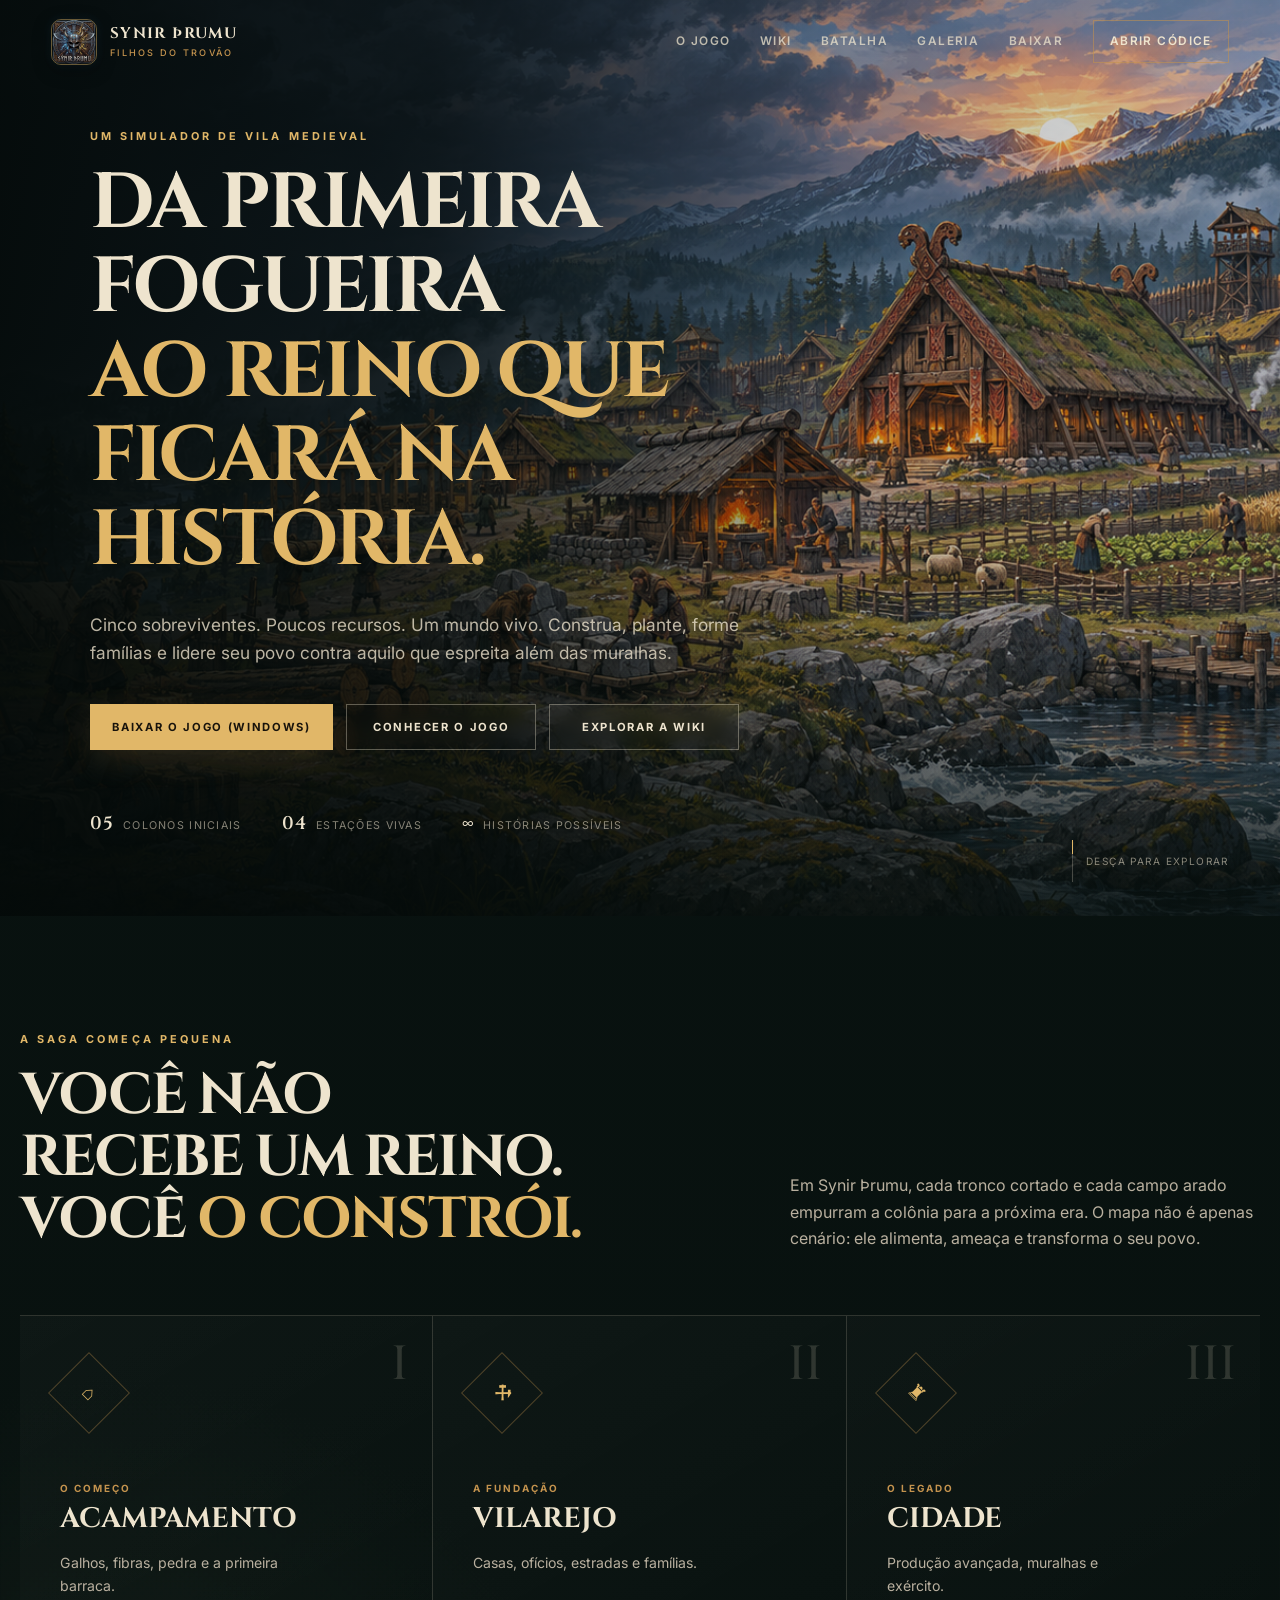
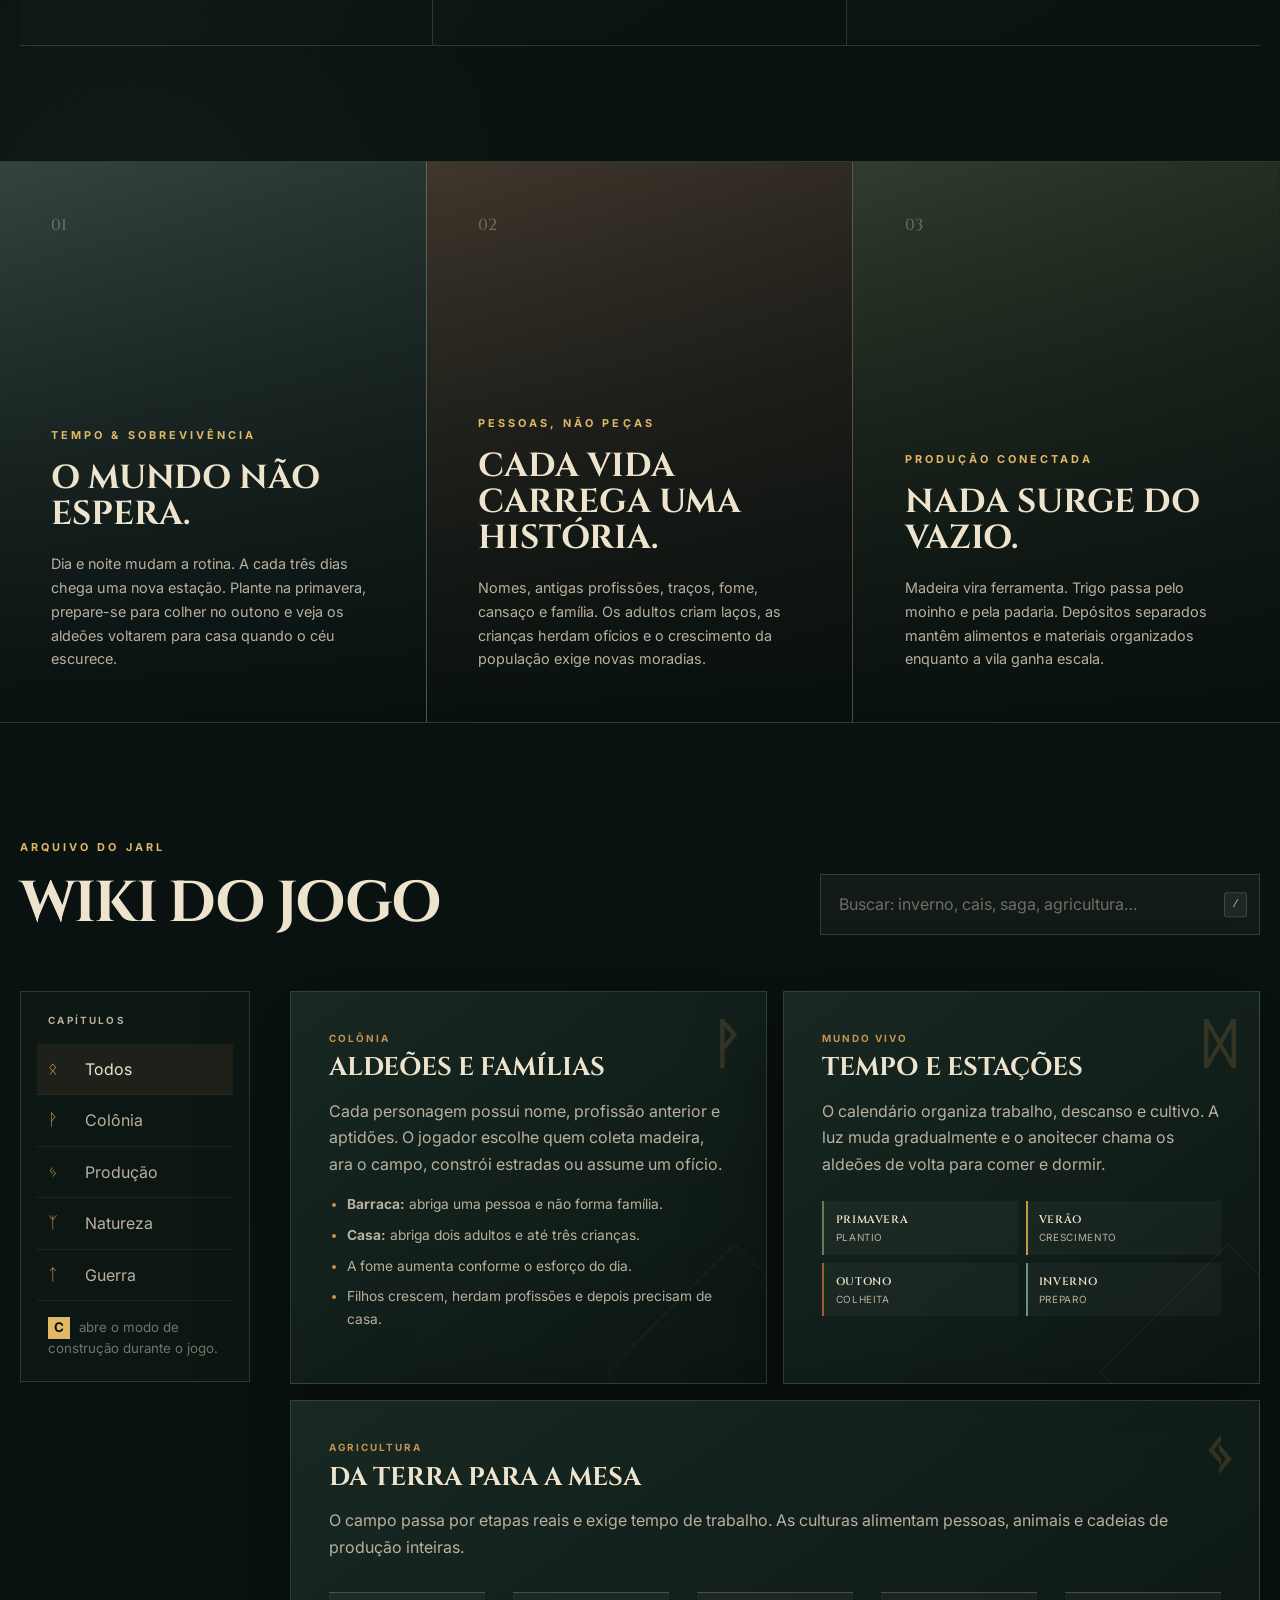
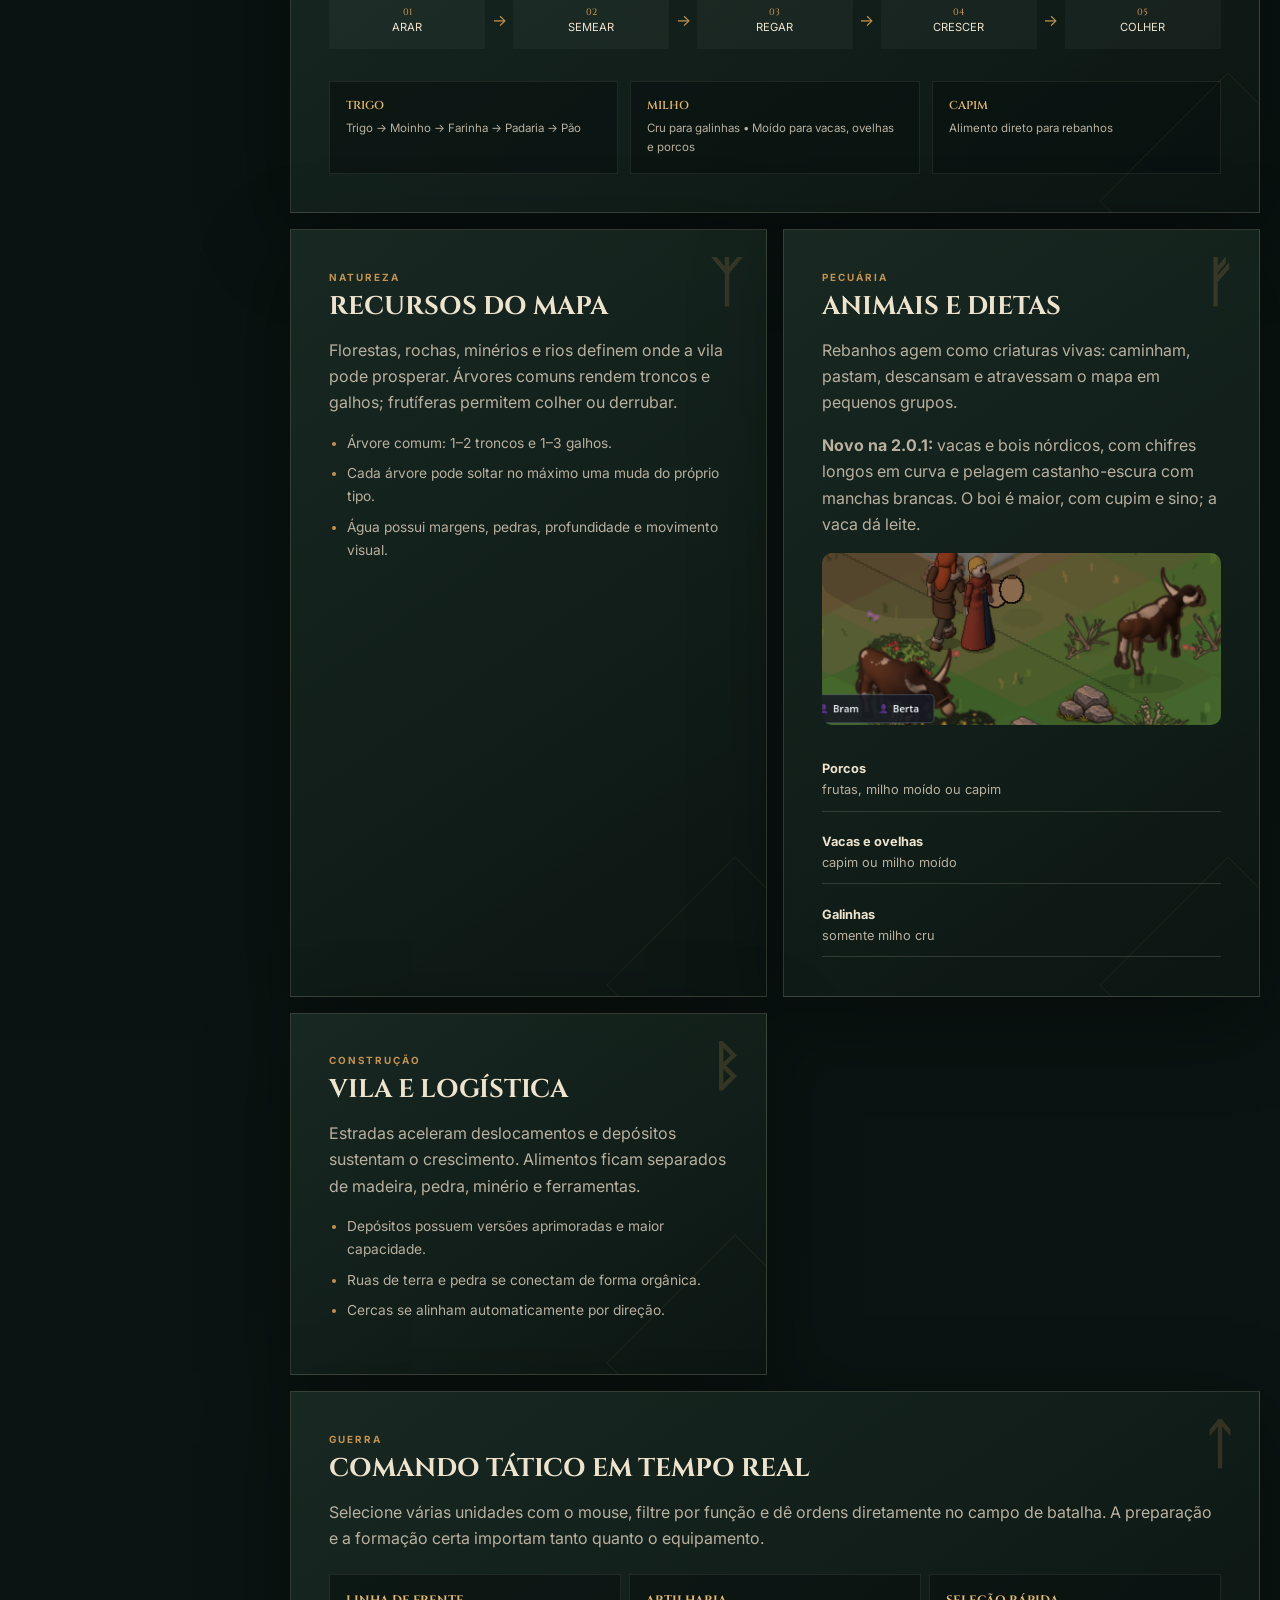
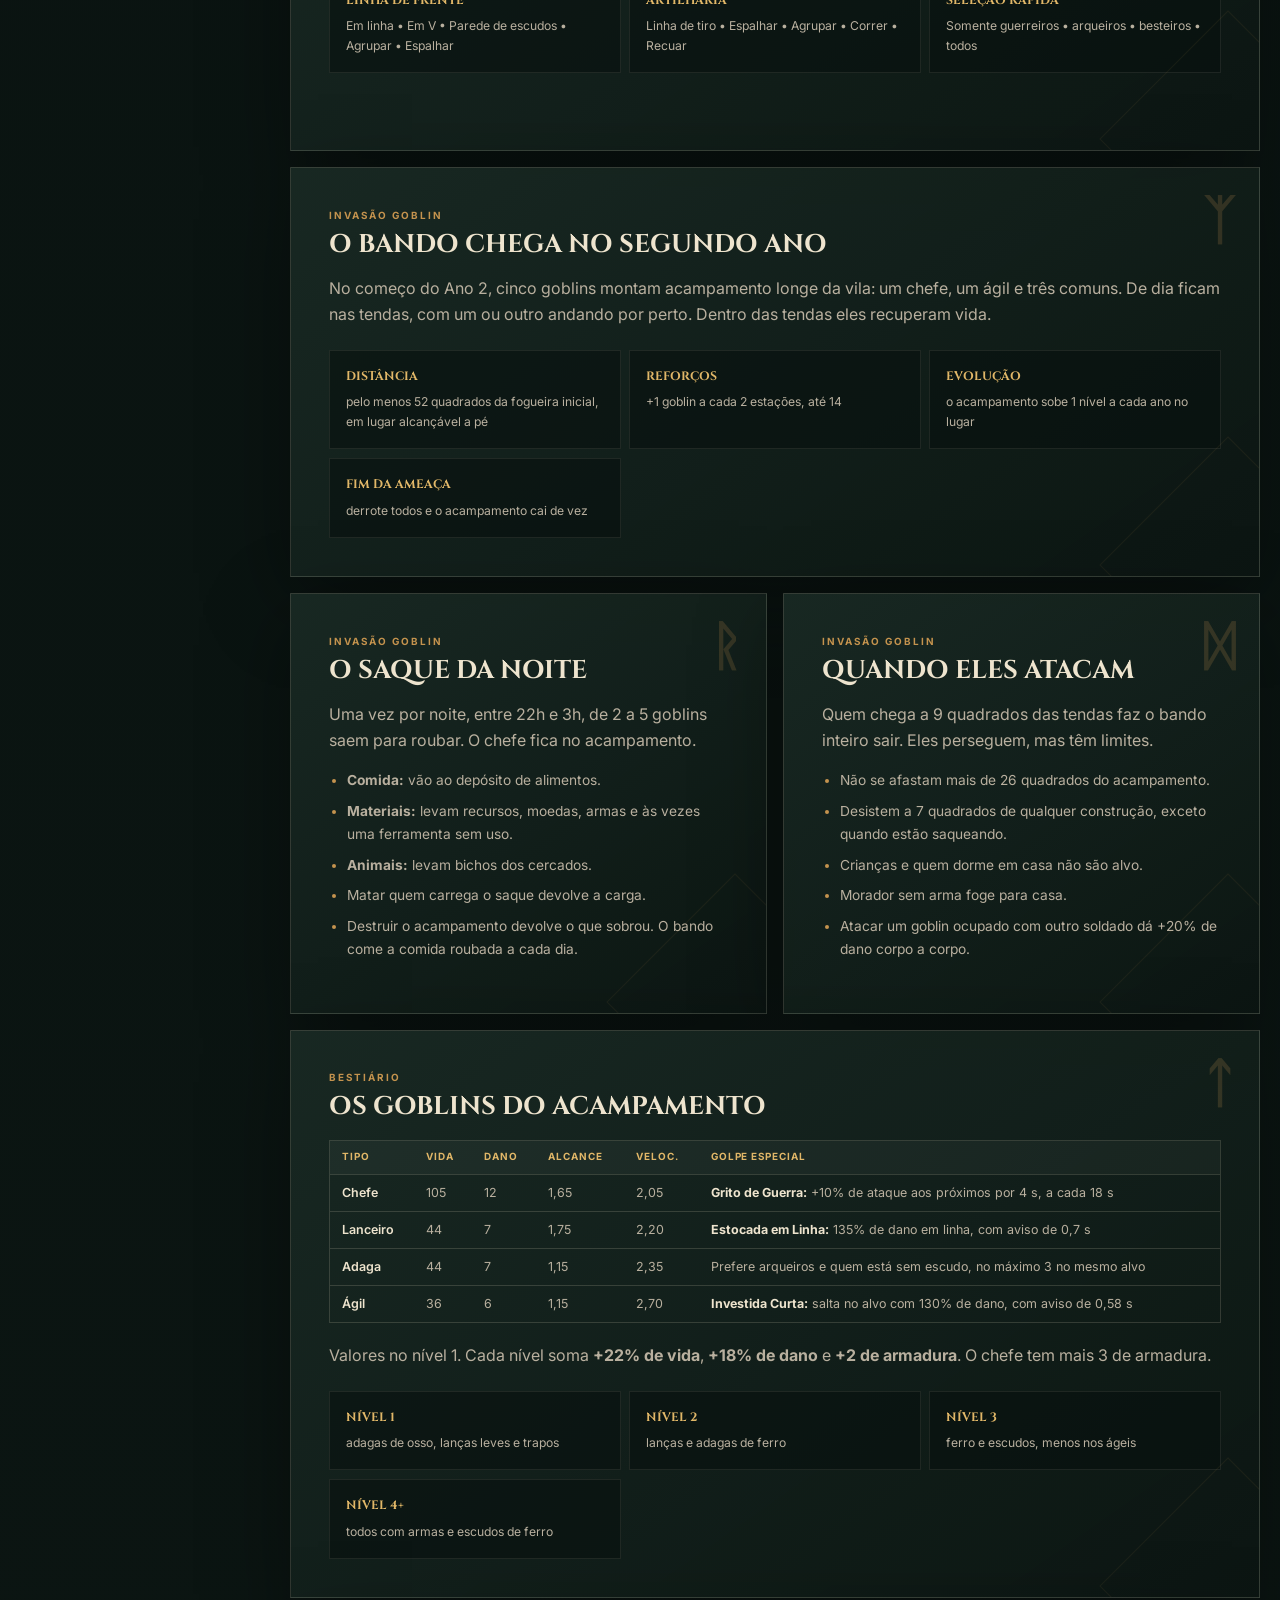
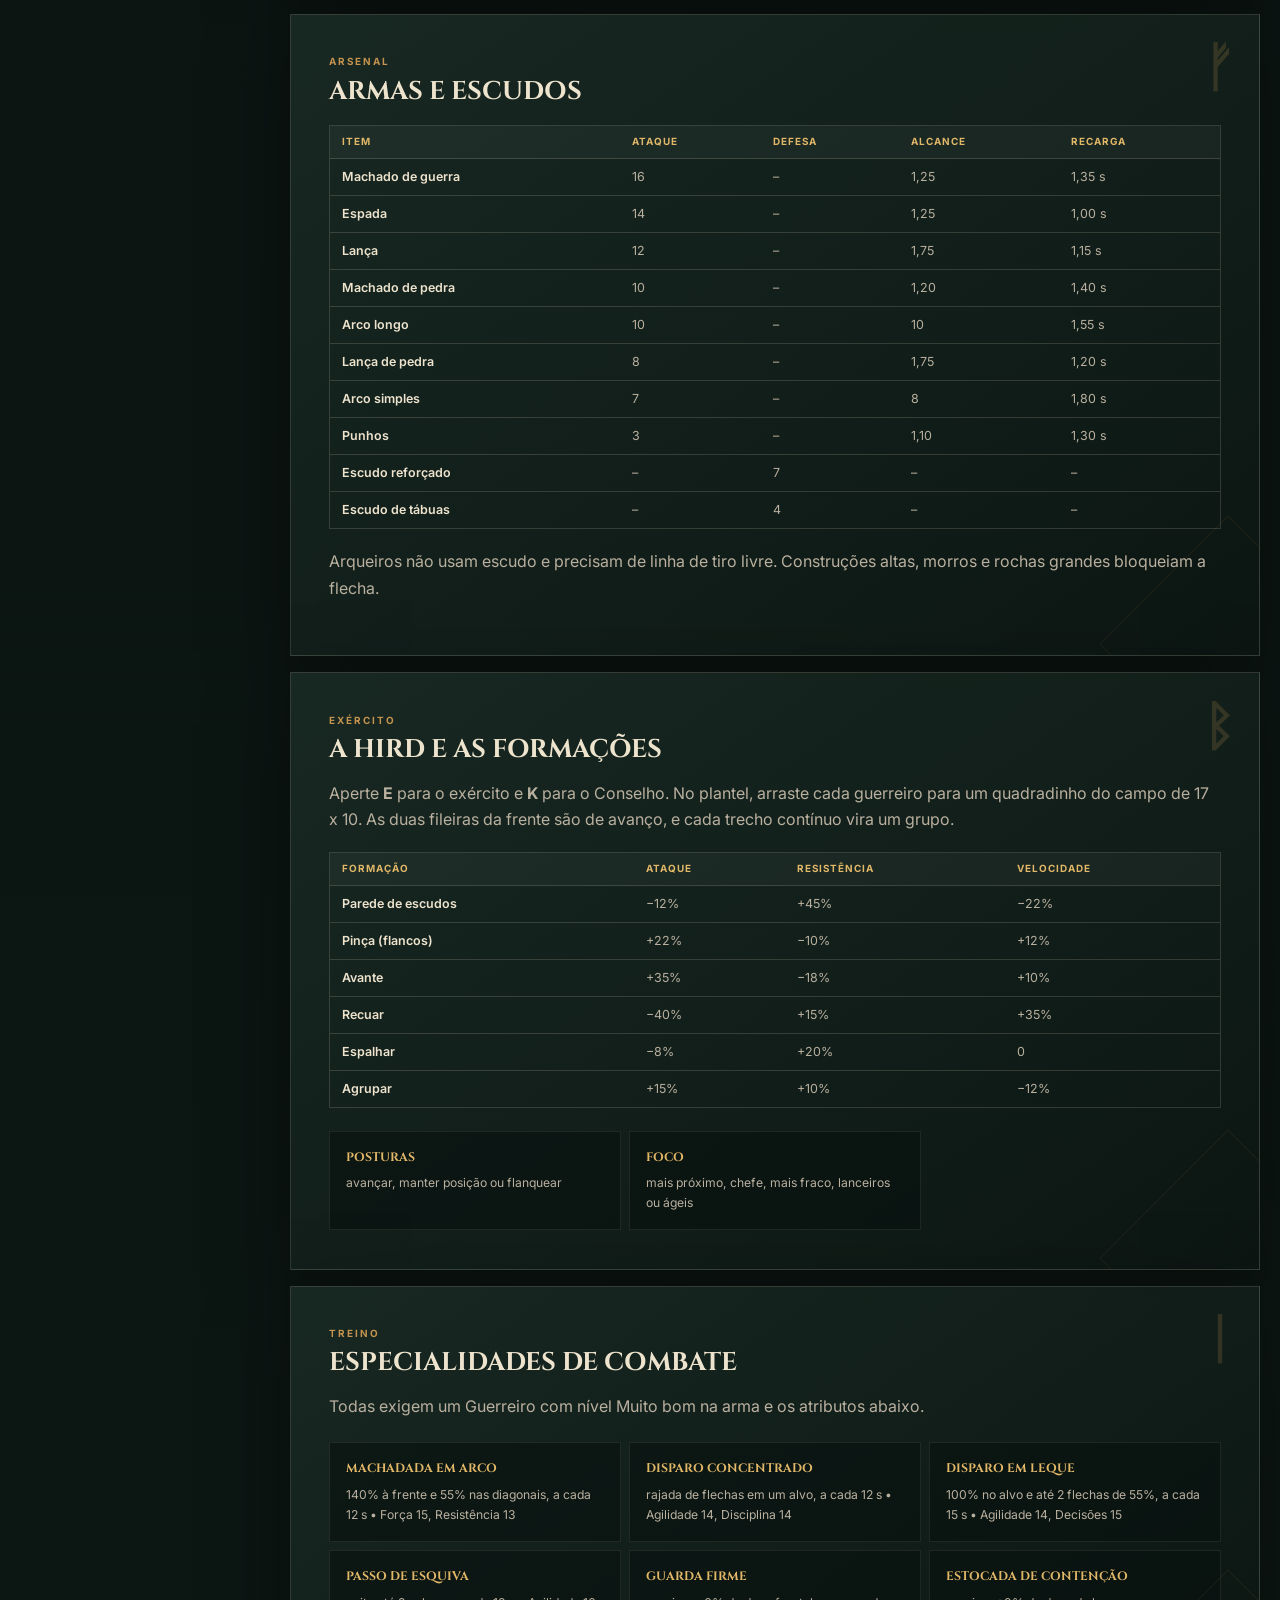
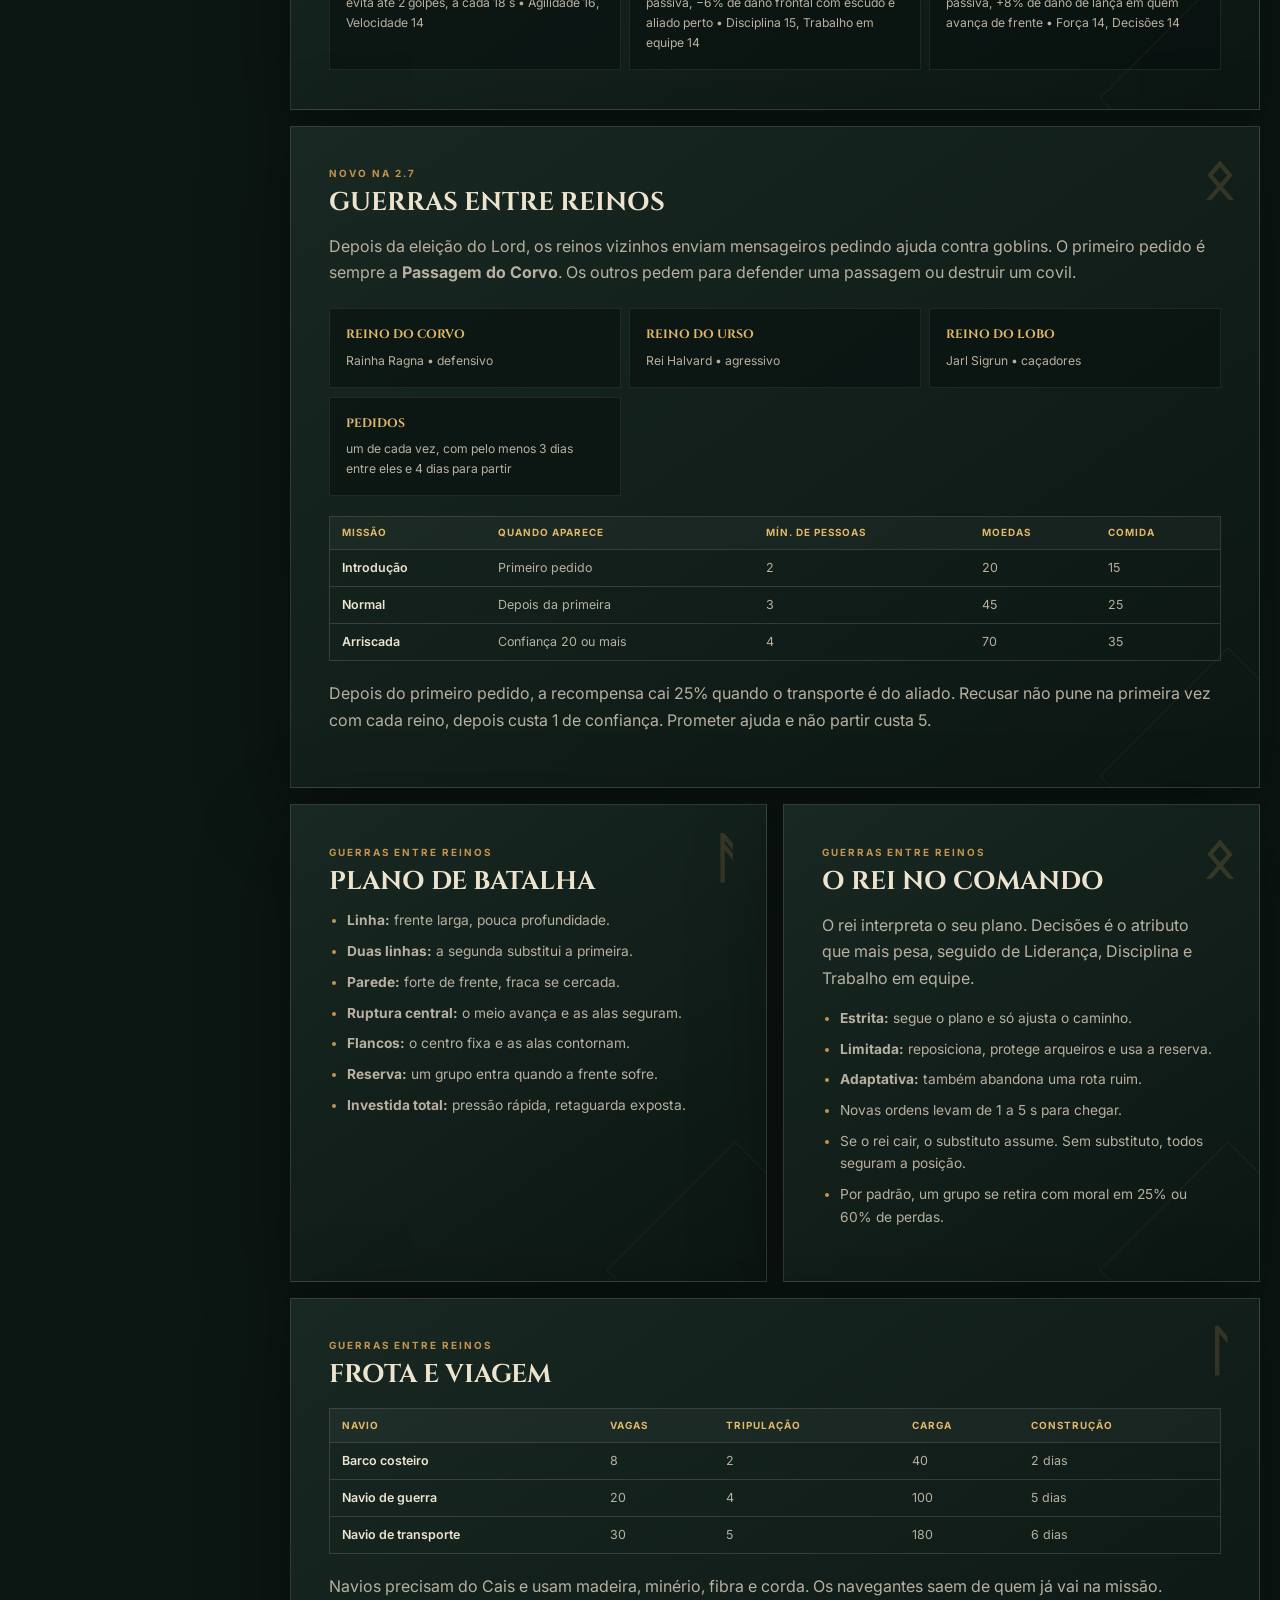
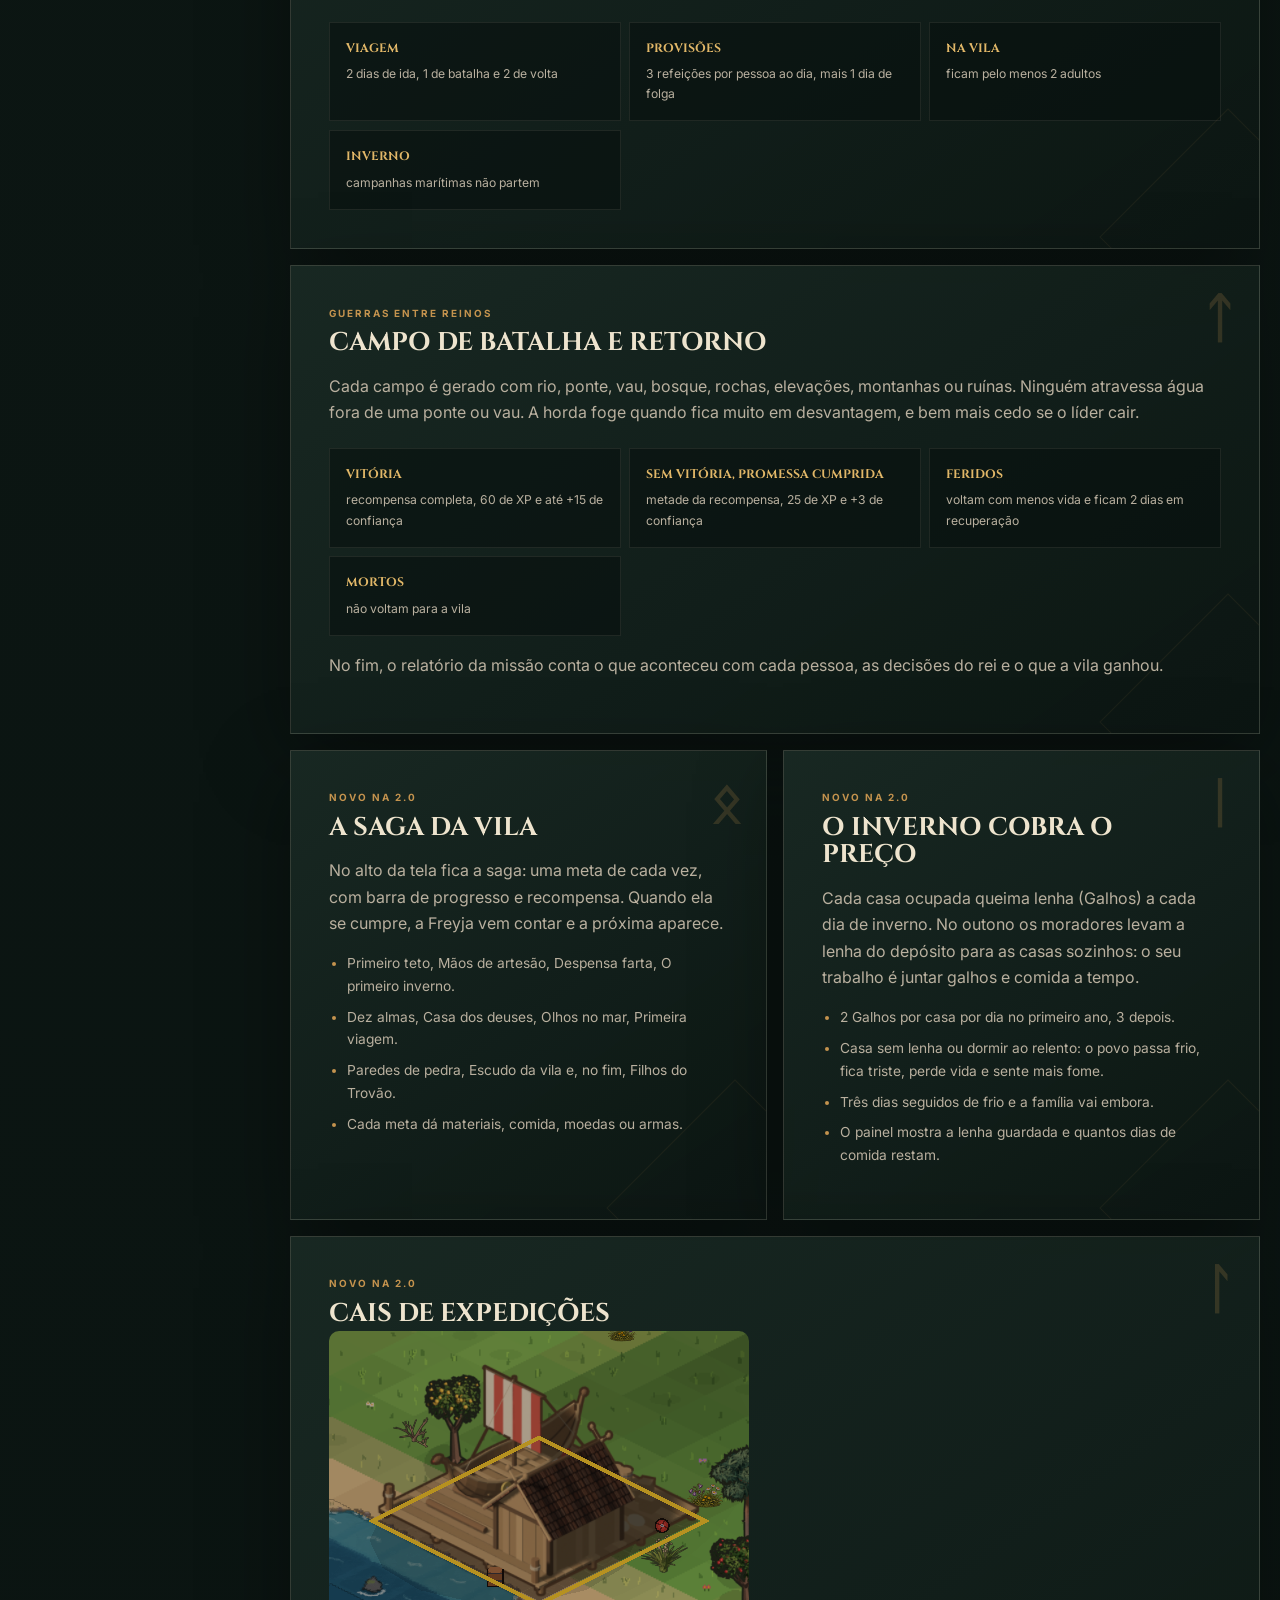
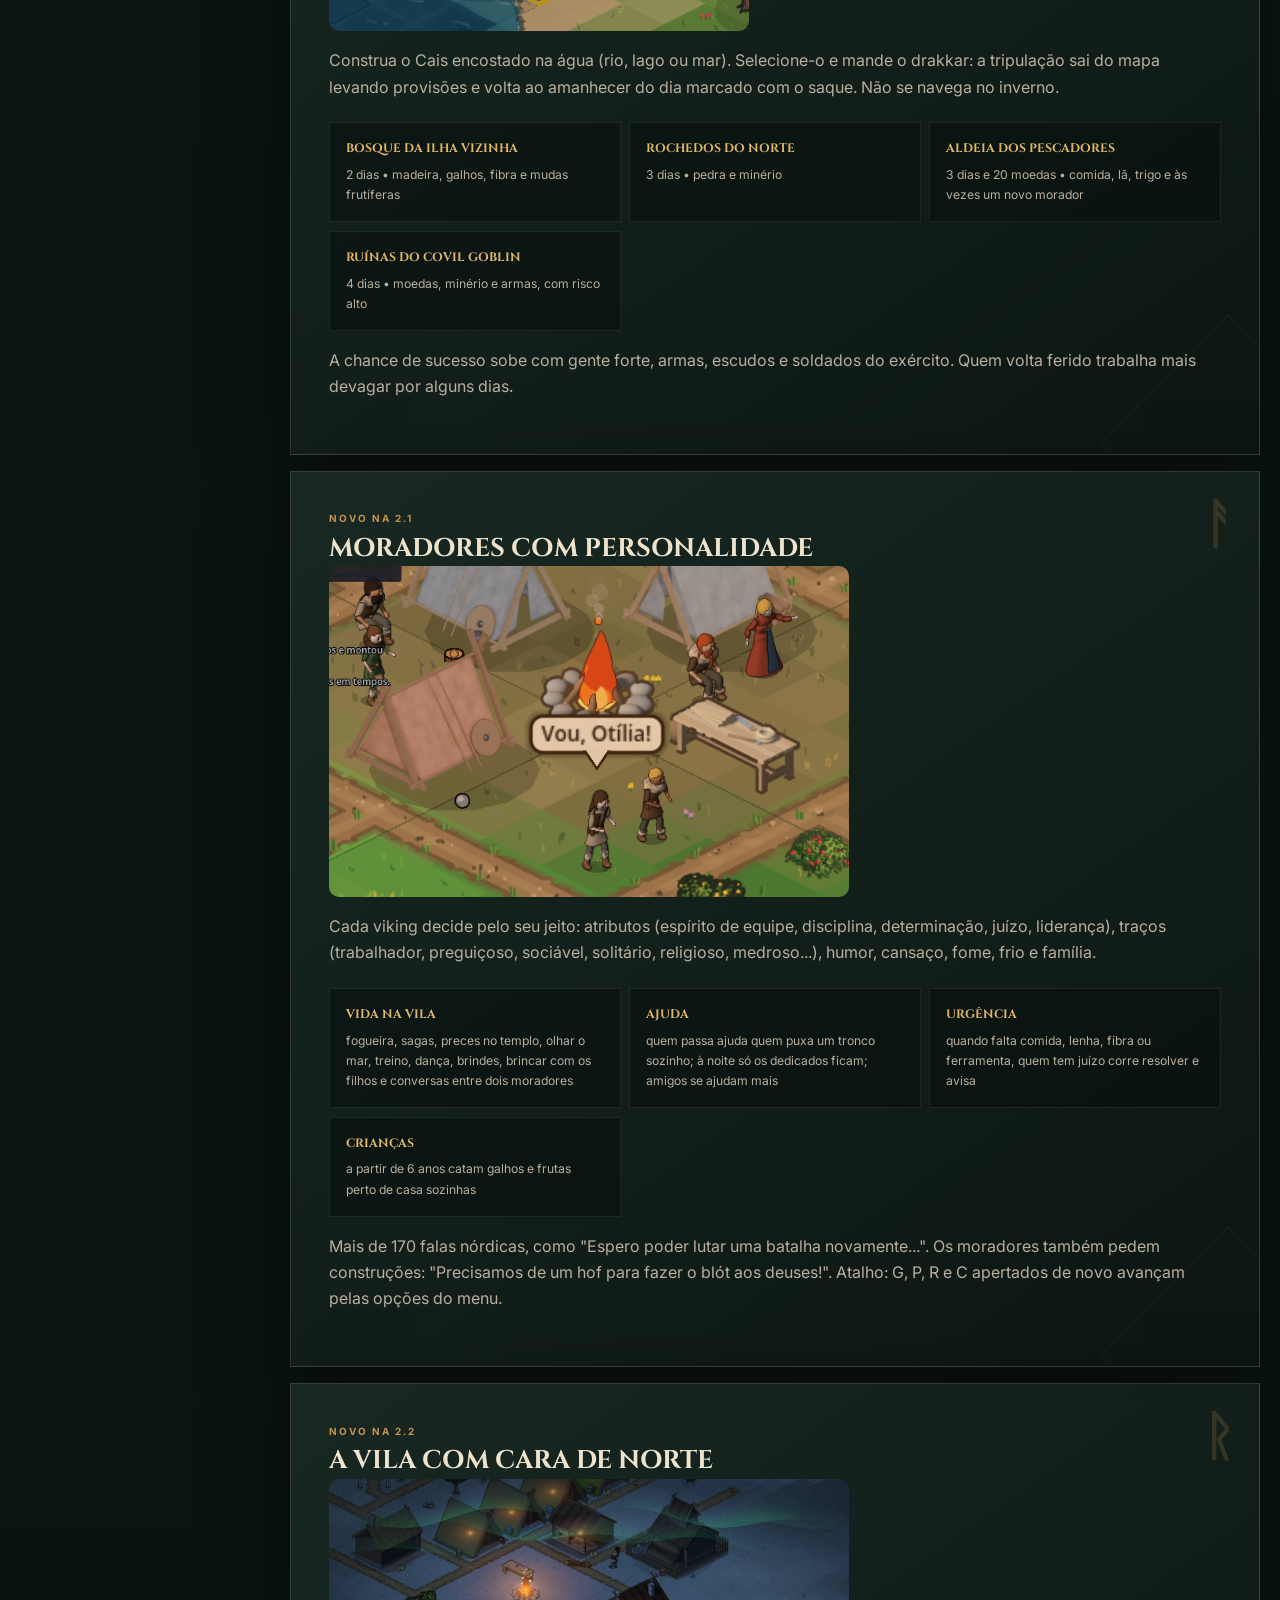
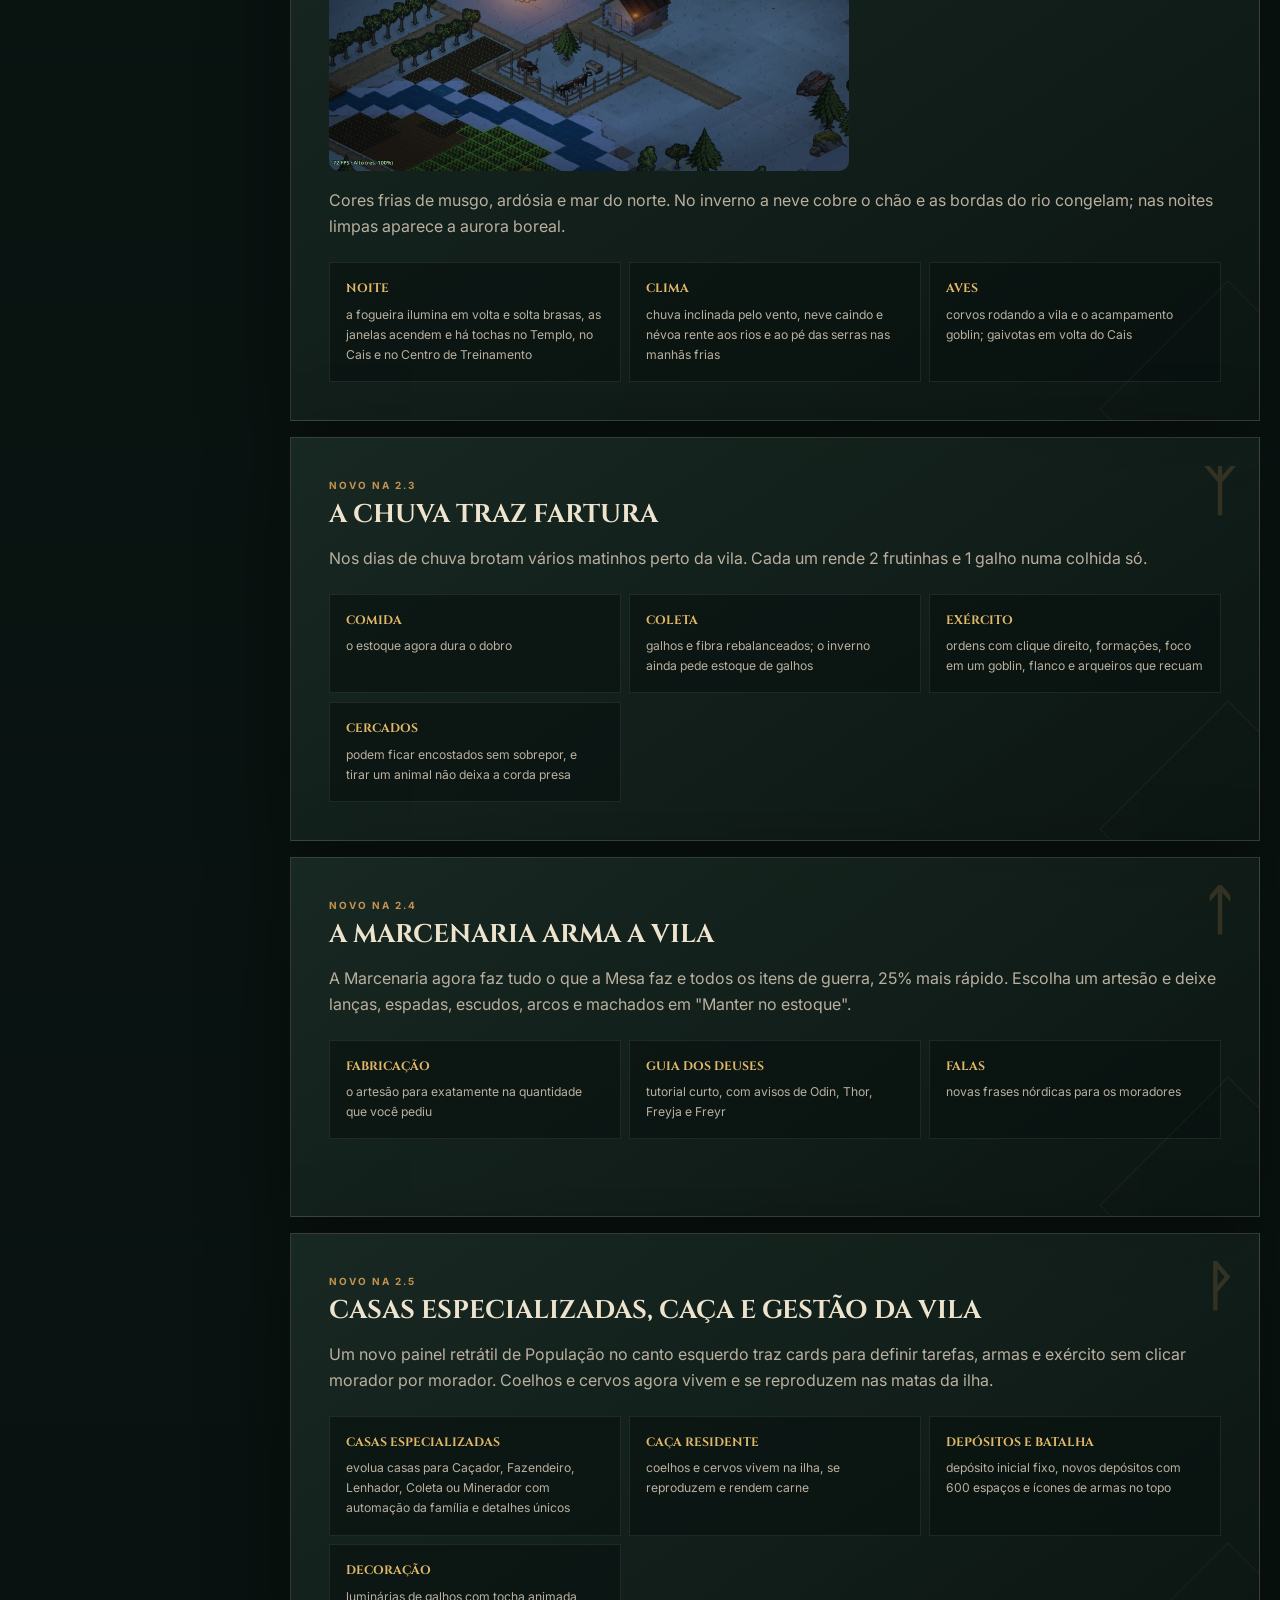
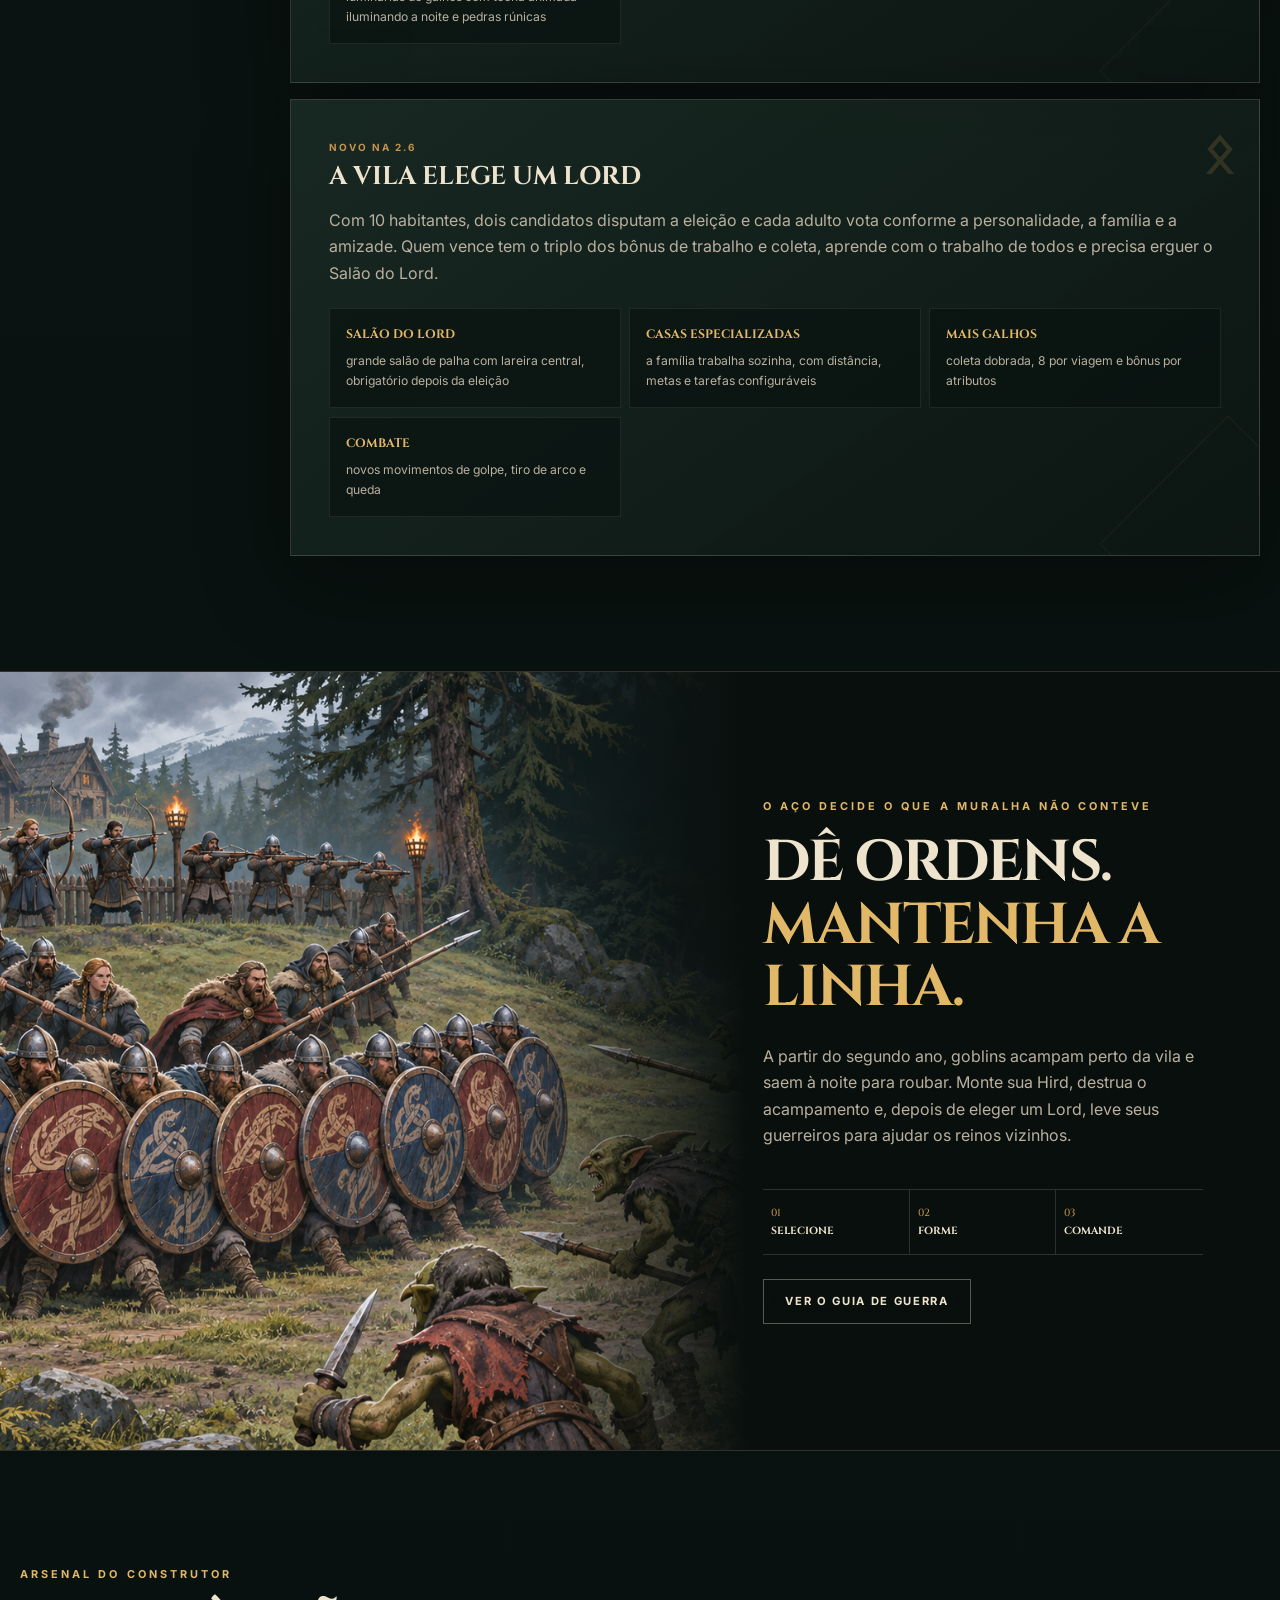
<file: index.html>
<!doctype html>
<html lang="pt-BR">
<head>
  <meta charset="utf-8">
  <meta name="viewport" content="width=device-width, initial-scale=1">
  <meta name="theme-color" content="#08110f">
  <meta name="description" content="Synir Þrumu: construa uma vila medieval viva, cuide do seu povo e lidere suas tropas em batalhas táticas.">
  <title>Synir Þrumu — Construa. Sobreviva. Lidere.</title>
  <link rel="icon" type="image/png" href="assets/synir-thrumu-icon.png">
  <link rel="apple-touch-icon" href="assets/synir-thrumu-icon.png">
  <link rel="stylesheet" href="css/style.css?v=20261123">
  <script src="js/main.js?v=20261123" defer></script>
</head>
<body>
  <a class="skip-link" href="#conteudo">Pular para o conteúdo</a>
  <div class="reading-progress" aria-hidden="true"><span></span></div>

  <header class="topbar" data-header>
    <a class="brand" href="#inicio" aria-label="Synir Þrumu — início">
      <img class="brand-shield" src="assets/synir-thrumu-icon.png" alt="" aria-hidden="true">
      <span><b>Synir Þrumu</b><small>filhos do trovão</small></span>
    </a>
    <button class="menu-toggle" type="button" aria-label="Abrir menu" aria-expanded="false" aria-controls="main-nav">
      <span></span><span></span><span></span>
    </button>
    <nav id="main-nav" class="main-nav" aria-label="Navegação principal">
      <a href="#jogo">O jogo</a>
      <a href="#wiki">Wiki</a>
      <a href="#batalha">Batalha</a>
      <a href="#galeria">Galeria</a>
      <a href="baixar.html">Baixar</a>
      <a class="nav-cta" href="#wiki">Abrir códice</a>
    </nav>
  </header>

  <main id="conteudo">
    <section id="inicio" class="hero" aria-labelledby="hero-title">
      <div class="hero-shade"></div>
      <div class="hero-runes" aria-hidden="true">ᛟ ᚦ ᛉ ᚱ ᚢ ᚾ ᛁ ᚲ ᛟ</div>
      <div class="hero-content reveal">
        <p class="eyebrow">Um simulador de vila medieval</p>
        <h1 id="hero-title">Da primeira fogueira<br><em>ao reino que ficará na história.</em></h1>
        <p class="hero-copy">Cinco sobreviventes. Poucos recursos. Um mundo vivo. Construa, plante, forme famílias e lidere seu povo contra aquilo que espreita além das muralhas.</p>
        <div class="hero-actions">
          <a class="button button-primary" href="baixar.html"><span>Baixar o jogo (Windows)</span></a>
          <a class="button button-ghost" href="#jogo"><span>Conhecer o jogo</span></a>
          <a class="button button-ghost" href="#wiki"><span>Explorar a wiki</span></a>
        </div>
        <div class="hero-facts" aria-label="Destaques do jogo">
          <span><b>05</b> colonos iniciais</span>
          <span><b>04</b> estações vivas</span>
          <span><b>∞</b> histórias possíveis</span>
        </div>
      </div>
      <a class="scroll-cue" href="#jogo"><span></span>Desça para explorar</a>
    </section>

    <section id="jogo" class="section intro-section">
      <div class="section-heading reveal">
        <div><p class="eyebrow">A saga começa pequena</p><h2>Você não recebe um reino.<br>Você <em>o constrói.</em></h2></div>
        <p>Em Synir Þrumu, cada tronco cortado e cada campo arado empurram a colônia para a próxima era. O mapa não é apenas cenário: ele alimenta, ameaça e transforma o seu povo.</p>
      </div>
      <div class="progression" aria-label="Progressão da vila">
        <article class="progression-card reveal"><span class="chapter-number">I</span><div class="line-icon" aria-hidden="true">⌂</div><p>O começo</p><h3>Acampamento</h3><span>Galhos, fibras, pedra e a primeira barraca.</span></article>
        <article class="progression-card reveal"><span class="chapter-number">II</span><div class="line-icon" aria-hidden="true">⚒</div><p>A fundação</p><h3>Vilarejo</h3><span>Casas, ofícios, estradas e famílias.</span></article>
        <article class="progression-card reveal"><span class="chapter-number">III</span><div class="line-icon" aria-hidden="true">♜</div><p>O legado</p><h3>Cidade</h3><span>Produção avançada, muralhas e exército.</span></article>
      </div>
    </section>

    <section class="feature-band" aria-label="Sistemas principais">
      <article class="feature feature-time reveal"><span class="feature-index">01</span><div><p class="eyebrow">Tempo & sobrevivência</p><h3>O mundo não espera.</h3><p>Dia e noite mudam a rotina. A cada três dias chega uma nova estação. Plante na primavera, prepare-se para colher no outono e veja os aldeões voltarem para casa quando o céu escurece.</p></div></article>
      <article class="feature feature-people reveal"><span class="feature-index">02</span><div><p class="eyebrow">Pessoas, não peças</p><h3>Cada vida carrega uma história.</h3><p>Nomes, antigas profissões, traços, fome, cansaço e família. Os adultos criam laços, as crianças herdam ofícios e o crescimento da população exige novas moradias.</p></div></article>
      <article class="feature feature-craft reveal"><span class="feature-index">03</span><div><p class="eyebrow">Produção conectada</p><h3>Nada surge do vazio.</h3><p>Madeira vira ferramenta. Trigo passa pelo moinho e pela padaria. Depósitos separados mantêm alimentos e materiais organizados enquanto a vila ganha escala.</p></div></article>
    </section>

    <section id="wiki" class="section wiki-section">
      <div class="wiki-title reveal">
        <div><p class="eyebrow">Arquivo do Jarl</p><h2>Wiki do jogo</h2></div>
        <label class="wiki-search"><span class="sr-only">Pesquisar na wiki</span><input type="search" placeholder="Buscar: inverno, cais, saga, agricultura…" data-wiki-search><kbd>/</kbd></label>
      </div>
      <div class="wiki-layout">
        <aside class="wiki-nav reveal" aria-label="Capítulos da wiki">
          <p>Capítulos</p>
          <button class="active" type="button" data-wiki-filter="all"><span>ᛟ</span> Todos</button>
          <button type="button" data-wiki-filter="colonia"><span>ᚹ</span> Colônia</button>
          <button type="button" data-wiki-filter="producao"><span>ᛃ</span> Produção</button>
          <button type="button" data-wiki-filter="natureza"><span>ᛉ</span> Natureza</button>
          <button type="button" data-wiki-filter="guerra"><span>ᛏ</span> Guerra</button>
          <small><b>C</b> abre o modo de construção durante o jogo.</small>
        </aside>
        <div class="wiki-content" data-wiki-grid>
          <article class="wiki-card reveal" data-category="colonia" data-keywords="aldeões personagens profissão bônus trabalhos seleção fome esforço humor casa barraca moradia família crianças">
            <span class="card-rune">ᚹ</span><p class="card-kicker">Colônia</p><h3>Aldeões e famílias</h3>
            <p>Cada personagem possui nome, profissão anterior e aptidões. O jogador escolhe quem coleta madeira, ara o campo, constrói estradas ou assume um ofício.</p>
            <ul><li><b>Barraca:</b> abriga uma pessoa e não forma família.</li><li><b>Casa:</b> abriga dois adultos e até três crianças.</li><li>A fome aumenta conforme o esforço do dia.</li><li>Filhos crescem, herdam profissões e depois precisam de casa.</li></ul>
          </article>
          <article class="wiki-card reveal" data-category="colonia" data-keywords="tempo relógio calendário dia noite iluminação estações primavera verão outono inverno três dias">
            <span class="card-rune">ᛞ</span><p class="card-kicker">Mundo vivo</p><h3>Tempo e estações</h3>
            <p>O calendário organiza trabalho, descanso e cultivo. A luz muda gradualmente e o anoitecer chama os aldeões de volta para comer e dormir.</p>
            <div class="season-wheel" aria-label="Ciclo de estações"><span class="spring">Primavera<small>plantio</small></span><span class="summer">Verão<small>crescimento</small></span><span class="autumn">Outono<small>colheita</small></span><span class="winter">Inverno<small>preparo</small></span></div>
          </article>
          <article class="wiki-card wiki-card-wide reveal" data-category="producao" data-keywords="agricultura campo arar semear regar crescimento muda planta flor colher trigo milho capim moinho padaria pão">
            <span class="card-rune">ᛃ</span><p class="card-kicker">Agricultura</p><h3>Da terra para a mesa</h3>
            <p>O campo passa por etapas reais e exige tempo de trabalho. As culturas alimentam pessoas, animais e cadeias de produção inteiras.</p>
            <div class="process-flow" aria-label="Etapas da agricultura"><span><b>01</b> Arar</span><i>→</i><span><b>02</b> Semear</span><i>→</i><span><b>03</b> Regar</span><i>→</i><span><b>04</b> Crescer</span><i>→</i><span><b>05</b> Colher</span></div>
            <div class="chains"><div><b>Trigo</b><span>Trigo → Moinho → Farinha → Padaria → Pão</span></div><div><b>Milho</b><span>Cru para galinhas • Moído para vacas, ovelhas e porcos</span></div><div><b>Capim</b><span>Alimento direto para rebanhos</span></div></div>
          </article>
          <article class="wiki-card reveal" data-category="natureza" data-keywords="árvore comum frutífera madeira tronco galho fruta muda recurso mineração pedra minério água rio">
            <span class="card-rune">ᛉ</span><p class="card-kicker">Natureza</p><h3>Recursos do mapa</h3>
            <p>Florestas, rochas, minérios e rios definem onde a vila pode prosperar. Árvores comuns rendem troncos e galhos; frutíferas permitem colher ou derrubar.</p>
            <ul><li>Árvore comum: 1–2 troncos e 1–3 galhos.</li><li>Cada árvore pode soltar no máximo uma muda do próprio tipo.</li><li>Água possui margens, pedras, profundidade e movimento visual.</li></ul>
          </article>
          <article class="wiki-card reveal" data-category="natureza producao" data-keywords="animais pecuária vaca boi chifres ovelha porco galinha comida dieta milho capim frutas bando">
            <span class="card-rune">ᚠ</span><p class="card-kicker">Pecuária</p><h3>Animais e dietas</h3>
            <p>Rebanhos agem como criaturas vivas: caminham, pastam, descansam e atravessam o mapa em pequenos grupos.</p>
            <p><b>Novo na 2.0.1:</b> vacas e bois nórdicos, com chifres longos em curva e pelagem castanho-escura com manchas brancas. O boi é maior, com cupim e sino; a vaca dá leite.</p>
            <img src="assets/vaca-boi.png" alt="Boi e vaca nórdicos de chifres longos pastando perto do acampamento" loading="lazy" style="width:100%;max-width:420px;border-radius:10px;margin:4px 0 12px">
            <div class="diet-list"><span><b>Porcos</b> frutas, milho moído ou capim</span><span><b>Vacas e ovelhas</b> capim ou milho moído</span><span><b>Galinhas</b> somente milho cru</span></div>
          </article>
          <article class="wiki-card reveal" data-category="producao colonia" data-keywords="construção logística depósito alimentos recursos armazém capacidade estrada terra pedra cerca casa oficina marcenaria">
            <span class="card-rune">ᛒ</span><p class="card-kicker">Construção</p><h3>Vila e logística</h3>
            <p>Estradas aceleram deslocamentos e depósitos sustentam o crescimento. Alimentos ficam separados de madeira, pedra, minério e ferramentas.</p>
            <ul><li>Depósitos possuem versões aprimoradas e maior capacidade.</li><li>Ruas de terra e pedra se conectam de forma orgânica.</li><li>Cercas se alinham automaticamente por direção.</li></ul>
          </article>
          <article class="wiki-card wiki-card-wide reveal" data-category="guerra" data-keywords="batalha combate exército seleção formação linha v espalhar agrupar parede escudo arqueiro besteiro guerreiro recuar atacar goblin">
            <span class="card-rune">ᛏ</span><p class="card-kicker">Guerra</p><h3>Comando tático em tempo real</h3>
            <p>Selecione várias unidades com o mouse, filtre por função e dê ordens diretamente no campo de batalha. A preparação e a formação certa importam tanto quanto o equipamento.</p>
            <div class="tactic-grid"><span><b>Linha de frente</b> Em linha • Em V • Parede de escudos • Agrupar • Espalhar</span><span><b>Artilharia</b> Linha de tiro • Espalhar • Agrupar • Correr • Recuar</span><span><b>Seleção rápida</b> Somente guerreiros • arqueiros • besteiros • todos</span></div>
          </article>
          <article class="wiki-card wiki-card-wide reveal" data-category="guerra" data-keywords="invasão goblin acampamento tendas ano segundo bando chefe reforço nível">
            <span class="card-rune">ᛉ</span><p class="card-kicker">Invasão goblin</p><h3>O bando chega no segundo ano</h3>
            <p>No começo do Ano 2, cinco goblins montam acampamento longe da vila: um chefe, um ágil e três comuns. De dia ficam nas tendas, com um ou outro andando por perto. Dentro das tendas eles recuperam vida.</p>
            <div class="tactic-grid"><span><b>Distância</b> pelo menos 52 quadrados da fogueira inicial, em lugar alcançável a pé</span><span><b>Reforços</b> +1 goblin a cada 2 estações, até 14</span><span><b>Evolução</b> o acampamento sobe 1 nível a cada ano no lugar</span><span><b>Fim da ameaça</b> derrote todos e o acampamento cai de vez</span></div>
          </article>
          <article class="wiki-card reveal" data-category="guerra" data-keywords="saque roubo noite comida materiais armas ferramentas moedas animais cercado recuperar">
            <span class="card-rune">ᚱ</span><p class="card-kicker">Invasão goblin</p><h3>O saque da noite</h3>
            <p>Uma vez por noite, entre 22h e 3h, de 2 a 5 goblins saem para roubar. O chefe fica no acampamento.</p>
            <ul><li><b>Comida:</b> vão ao depósito de alimentos.</li><li><b>Materiais:</b> levam recursos, moedas, armas e às vezes uma ferramenta sem uso.</li><li><b>Animais:</b> levam bichos dos cercados.</li><li>Matar quem carrega o saque devolve a carga.</li><li>Destruir o acampamento devolve o que sobrou. O bando come a comida roubada a cada dia.</li></ul>
          </article>
          <article class="wiki-card reveal" data-category="guerra" data-keywords="alerta perseguição fugir povoado crianças dormindo casa defesa atacar acampamento flanco">
            <span class="card-rune">ᛞ</span><p class="card-kicker">Invasão goblin</p><h3>Quando eles atacam</h3>
            <p>Quem chega a 9 quadrados das tendas faz o bando inteiro sair. Eles perseguem, mas têm limites.</p>
            <ul><li>Não se afastam mais de 26 quadrados do acampamento.</li><li>Desistem a 7 quadrados de qualquer construção, exceto quando estão saqueando.</li><li>Crianças e quem dorme em casa não são alvo.</li><li>Morador sem arma foge para casa.</li><li>Atacar um goblin ocupado com outro soldado dá +20% de dano corpo a corpo.</li></ul>
          </article>
          <article class="wiki-card wiki-card-wide reveal" data-category="guerra" data-keywords="tipos goblin chefe líder lanceiro adaga ágil vida dano alcance velocidade grito de guerra estocada investida">
            <span class="card-rune">ᛏ</span><p class="card-kicker">Bestiário</p><h3>Os goblins do acampamento</h3>
            <div class="war-table"><table><thead><tr><th>Tipo</th><th>Vida</th><th>Dano</th><th>Alcance</th><th>Veloc.</th><th>Golpe especial</th></tr></thead><tbody>
              <tr><th>Chefe</th><td>105</td><td>12</td><td>1,65</td><td>2,05</td><td><b>Grito de Guerra:</b> +10% de ataque aos próximos por 4 s, a cada 18 s</td></tr>
              <tr><th>Lanceiro</th><td>44</td><td>7</td><td>1,75</td><td>2,20</td><td><b>Estocada em Linha:</b> 135% de dano em linha, com aviso de 0,7 s</td></tr>
              <tr><th>Adaga</th><td>44</td><td>7</td><td>1,15</td><td>2,35</td><td>Prefere arqueiros e quem está sem escudo, no máximo 3 no mesmo alvo</td></tr>
              <tr><th>Ágil</th><td>36</td><td>6</td><td>1,15</td><td>2,70</td><td><b>Investida Curta:</b> salta no alvo com 130% de dano, com aviso de 0,58 s</td></tr>
            </tbody></table></div>
            <p>Valores no nível 1. Cada nível soma <b>+22% de vida</b>, <b>+18% de dano</b> e <b>+2 de armadura</b>. O chefe tem mais 3 de armadura.</p>
            <div class="tactic-grid"><span><b>Nível 1</b> adagas de osso, lanças leves e trapos</span><span><b>Nível 2</b> lanças e adagas de ferro</span><span><b>Nível 3</b> ferro e escudos, menos nos ágeis</span><span><b>Nível 4+</b> todos com armas e escudos de ferro</span></div>
          </article>
          <article class="wiki-card wiki-card-wide reveal" data-category="guerra" data-keywords="armas espada machado lança arco escudo ataque defesa alcance recarga equipamento">
            <span class="card-rune">ᚠ</span><p class="card-kicker">Arsenal</p><h3>Armas e escudos</h3>
            <div class="war-table"><table><thead><tr><th>Item</th><th>Ataque</th><th>Defesa</th><th>Alcance</th><th>Recarga</th></tr></thead><tbody>
              <tr><th>Machado de guerra</th><td>16</td><td>–</td><td>1,25</td><td>1,35 s</td></tr>
              <tr><th>Espada</th><td>14</td><td>–</td><td>1,25</td><td>1,00 s</td></tr>
              <tr><th>Lança</th><td>12</td><td>–</td><td>1,75</td><td>1,15 s</td></tr>
              <tr><th>Machado de pedra</th><td>10</td><td>–</td><td>1,20</td><td>1,40 s</td></tr>
              <tr><th>Arco longo</th><td>10</td><td>–</td><td>10</td><td>1,55 s</td></tr>
              <tr><th>Lança de pedra</th><td>8</td><td>–</td><td>1,75</td><td>1,20 s</td></tr>
              <tr><th>Arco simples</th><td>7</td><td>–</td><td>8</td><td>1,80 s</td></tr>
              <tr><th>Punhos</th><td>3</td><td>–</td><td>1,10</td><td>1,30 s</td></tr>
              <tr><th>Escudo reforçado</th><td>–</td><td>7</td><td>–</td><td>–</td></tr>
              <tr><th>Escudo de tábuas</th><td>–</td><td>4</td><td>–</td><td>–</td></tr>
            </tbody></table></div>
            <p>Arqueiros não usam escudo e precisam de linha de tiro livre. Construções altas, morros e rochas grandes bloqueiam a flecha.</p>
          </article>
          <article class="wiki-card wiki-card-wide reveal" data-category="guerra" data-keywords="hird plantel formação parede pinça avante recuar espalhar agrupar postura foco prioridade alvo arrastar quadradinhos conselho">
            <span class="card-rune">ᛒ</span><p class="card-kicker">Exército</p><h3>A Hird e as formações</h3>
            <p>Aperte <b>E</b> para o exército e <b>K</b> para o Conselho. No plantel, arraste cada guerreiro para um quadradinho do campo de 17 x 10. As duas fileiras da frente são de avanço, e cada trecho contínuo vira um grupo.</p>
            <div class="war-table"><table><thead><tr><th>Formação</th><th>Ataque</th><th>Resistência</th><th>Velocidade</th></tr></thead><tbody>
              <tr><th>Parede de escudos</th><td>−12%</td><td>+45%</td><td>−22%</td></tr>
              <tr><th>Pinça (flancos)</th><td>+22%</td><td>−10%</td><td>+12%</td></tr>
              <tr><th>Avante</th><td>+35%</td><td>−18%</td><td>+10%</td></tr>
              <tr><th>Recuar</th><td>−40%</td><td>+15%</td><td>+35%</td></tr>
              <tr><th>Espalhar</th><td>−8%</td><td>+20%</td><td>0</td></tr>
              <tr><th>Agrupar</th><td>+15%</td><td>+10%</td><td>−12%</td></tr>
            </tbody></table></div>
            <div class="tactic-grid"><span><b>Posturas</b> avançar, manter posição ou flanquear</span><span><b>Foco</b> mais próximo, chefe, mais fraco, lanceiros ou ágeis</span></div>
          </article>
          <article class="wiki-card wiki-card-wide reveal" data-category="guerra" data-keywords="especialidade machadada arco disparo concentrado leque passo de esquiva guarda firme estocada contenção requisitos atributos">
            <span class="card-rune">ᛁ</span><p class="card-kicker">Treino</p><h3>Especialidades de combate</h3>
            <p>Todas exigem um Guerreiro com nível Muito bom na arma e os atributos abaixo.</p>
            <div class="tactic-grid"><span><b>Machadada em Arco</b> 140% à frente e 55% nas diagonais, a cada 12 s • Força 15, Resistência 13</span><span><b>Disparo Concentrado</b> rajada de flechas em um alvo, a cada 12 s • Agilidade 14, Disciplina 14</span><span><b>Disparo em Leque</b> 100% no alvo e até 2 flechas de 55%, a cada 15 s • Agilidade 14, Decisões 15</span><span><b>Passo de Esquiva</b> evita até 2 golpes, a cada 18 s • Agilidade 16, Velocidade 14</span><span><b>Guarda Firme</b> passiva, −6% de dano frontal com escudo e aliado perto • Disciplina 15, Trabalho em equipe 14</span><span><b>Estocada de Contenção</b> passiva, +8% de dano de lança em quem avança de frente • Força 14, Decisões 14</span></div>
          </article>
          <article class="wiki-card wiki-card-wide reveal" data-category="guerra" data-keywords="guerras entre reinos convite diplomacia corvo urso lobo ragna halvard sigrun passagem covil confiança prazo recusar novo 2.7">
            <span class="card-rune">ᛟ</span><p class="card-kicker">Novo na 2.7</p><h3>Guerras entre Reinos</h3>
            <p>Depois da eleição do Lord, os reinos vizinhos enviam mensageiros pedindo ajuda contra goblins. O primeiro pedido é sempre a <b>Passagem do Corvo</b>. Os outros pedem para defender uma passagem ou destruir um covil.</p>
            <div class="tactic-grid"><span><b>Reino do Corvo</b> Rainha Ragna • defensivo</span><span><b>Reino do Urso</b> Rei Halvard • agressivo</span><span><b>Reino do Lobo</b> Jarl Sigrun • caçadores</span><span><b>Pedidos</b> um de cada vez, com pelo menos 3 dias entre eles e 4 dias para partir</span></div>
            <div class="war-table"><table><thead><tr><th>Missão</th><th>Quando aparece</th><th>Mín. de pessoas</th><th>Moedas</th><th>Comida</th></tr></thead><tbody>
              <tr><th>Introdução</th><td>Primeiro pedido</td><td>2</td><td>20</td><td>15</td></tr>
              <tr><th>Normal</th><td>Depois da primeira</td><td>3</td><td>45</td><td>25</td></tr>
              <tr><th>Arriscada</th><td>Confiança 20 ou mais</td><td>4</td><td>70</td><td>35</td></tr>
            </tbody></table></div>
            <p>Depois do primeiro pedido, a recompensa cai 25% quando o transporte é do aliado. Recusar não pune na primeira vez com cada reino, depois custa 1 de confiança. Prometer ajuda e não partir custa 5.</p>
          </article>
          <article class="wiki-card reveal" data-category="guerra" data-keywords="plano de batalha estratégia linha duas linhas parede ruptura central flancos reserva investida total">
            <span class="card-rune">ᚨ</span><p class="card-kicker">Guerras entre Reinos</p><h3>Plano de batalha</h3>
            <ul><li><b>Linha:</b> frente larga, pouca profundidade.</li><li><b>Duas linhas:</b> a segunda substitui a primeira.</li><li><b>Parede:</b> forte de frente, fraca se cercada.</li><li><b>Ruptura central:</b> o meio avança e as alas seguram.</li><li><b>Flancos:</b> o centro fixa e as alas contornam.</li><li><b>Reserva:</b> um grupo entra quando a frente sofre.</li><li><b>Investida total:</b> pressão rápida, retaguarda exposta.</li></ul>
          </article>
          <article class="wiki-card reveal" data-category="guerra" data-keywords="rei lord comando autonomia estrita limitada adaptativa decisões liderança disciplina substituto ordens atraso retirada moral">
            <span class="card-rune">ᛟ</span><p class="card-kicker">Guerras entre Reinos</p><h3>O rei no comando</h3>
            <p>O rei interpreta o seu plano. Decisões é o atributo que mais pesa, seguido de Liderança, Disciplina e Trabalho em equipe.</p>
            <ul><li><b>Estrita:</b> segue o plano e só ajusta o caminho.</li><li><b>Limitada:</b> reposiciona, protege arqueiros e usa a reserva.</li><li><b>Adaptativa:</b> também abandona uma rota ruim.</li><li>Novas ordens levam de 1 a 5 s para chegar.</li><li>Se o rei cair, o substituto assume. Sem substituto, todos seguram a posição.</li><li>Por padrão, um grupo se retira com moral em 25% ou 60% de perdas.</li></ul>
          </article>
          <article class="wiki-card wiki-card-wide reveal" data-category="guerra producao" data-keywords="frota navio barco costeiro guerra transporte tripulação navegantes carga provisões refeições viagem inverno cais reparo">
            <span class="card-rune">ᛚ</span><p class="card-kicker">Guerras entre Reinos</p><h3>Frota e viagem</h3>
            <div class="war-table"><table><thead><tr><th>Navio</th><th>Vagas</th><th>Tripulação</th><th>Carga</th><th>Construção</th></tr></thead><tbody>
              <tr><th>Barco costeiro</th><td>8</td><td>2</td><td>40</td><td>2 dias</td></tr>
              <tr><th>Navio de guerra</th><td>20</td><td>4</td><td>100</td><td>5 dias</td></tr>
              <tr><th>Navio de transporte</th><td>30</td><td>5</td><td>180</td><td>6 dias</td></tr>
            </tbody></table></div>
            <p>Navios precisam do Cais e usam madeira, minério, fibra e corda. Os navegantes saem de quem já vai na missão.</p>
            <div class="tactic-grid"><span><b>Viagem</b> 2 dias de ida, 1 de batalha e 2 de volta</span><span><b>Provisões</b> 3 refeições por pessoa ao dia, mais 1 dia de folga</span><span><b>Na vila</b> ficam pelo menos 2 adultos</span><span><b>Inverno</b> campanhas marítimas não partem</span></div>
          </article>
          <article class="wiki-card wiki-card-wide reveal" data-category="guerra" data-keywords="campo de batalha terreno rio ponte vau bosque rocha elevação montanha ruínas horda debandada resultado relatório feridos mortos xp recompensa confiança">
            <span class="card-rune">ᛏ</span><p class="card-kicker">Guerras entre Reinos</p><h3>Campo de batalha e retorno</h3>
            <p>Cada campo é gerado com rio, ponte, vau, bosque, rochas, elevações, montanhas ou ruínas. Ninguém atravessa água fora de uma ponte ou vau. A horda foge quando fica muito em desvantagem, e bem mais cedo se o líder cair.</p>
            <div class="tactic-grid"><span><b>Vitória</b> recompensa completa, 60 de XP e até +15 de confiança</span><span><b>Sem vitória, promessa cumprida</b> metade da recompensa, 25 de XP e +3 de confiança</span><span><b>Feridos</b> voltam com menos vida e ficam 2 dias em recuperação</span><span><b>Mortos</b> não voltam para a vila</span></div>
            <p>No fim, o relatório da missão conta o que aconteceu com cada pessoa, as decisões do rei e o que a vila ganhou.</p>
          </article>
          <article class="wiki-card reveal" data-category="colonia" data-keywords="saga metas objetivos recompensa freyja progresso casa marcenaria despensa inverno templo cais expedição lenda">
            <span class="card-rune">ᛟ</span><p class="card-kicker">Novo na 2.0</p><h3>A saga da vila</h3>
            <p>No alto da tela fica a saga: uma meta de cada vez, com barra de progresso e recompensa. Quando ela se cumpre, a Freyja vem contar e a próxima aparece.</p>
            <ul><li>Primeiro teto, Mãos de artesão, Despensa farta, O primeiro inverno.</li><li>Dez almas, Casa dos deuses, Olhos no mar, Primeira viagem.</li><li>Paredes de pedra, Escudo da vila e, no fim, Filhos do Trovão.</li><li>Cada meta dá materiais, comida, moedas ou armas.</li></ul>
          </article>
          <article class="wiki-card reveal" data-category="colonia natureza" data-keywords="inverno frio lenha galhos casa aquecer outono fome doença ir embora sobreviver neve">
            <span class="card-rune">ᛁ</span><p class="card-kicker">Novo na 2.0</p><h3>O inverno cobra o preço</h3>
            <p>Cada casa ocupada queima lenha (Galhos) a cada dia de inverno. No outono os moradores levam a lenha do depósito para as casas sozinhos: o seu trabalho é juntar galhos e comida a tempo.</p>
            <ul><li>2 Galhos por casa por dia no primeiro ano, 3 depois.</li><li>Casa sem lenha ou dormir ao relento: o povo passa frio, fica triste, perde vida e sente mais fome.</li><li>Três dias seguidos de frio e a família vai embora.</li><li>O painel mostra a lenha guardada e quantos dias de comida restam.</li></ul>
          </article>
          <article class="wiki-card wiki-card-wide reveal" data-category="producao guerra" data-keywords="cais expedição drakkar barco navio mar tripulação saque bosque rochedos aldeia pescadores ruínas covil goblin feridos moedas armas">
            <span class="card-rune">ᛚ</span><p class="card-kicker">Novo na 2.0</p><h3>Cais de Expedições</h3>
            <img src="assets/cais-expedicoes.png" alt="Cais de Expedições com o drakkar de vela listrada atracado na beira do lago" loading="lazy" style="width:100%;max-width:420px;border-radius:10px;margin:4px 0 12px">
            <p>Construa o Cais encostado na água (rio, lago ou mar). Selecione-o e mande o drakkar: a tripulação sai do mapa levando provisões e volta ao amanhecer do dia marcado com o saque. Não se navega no inverno.</p>
            <div class="tactic-grid"><span><b>Bosque da Ilha Vizinha</b> 2 dias • madeira, galhos, fibra e mudas frutíferas</span><span><b>Rochedos do Norte</b> 3 dias • pedra e minério</span><span><b>Aldeia dos Pescadores</b> 3 dias e 20 moedas • comida, lã, trigo e às vezes um novo morador</span><span><b>Ruínas do Covil Goblin</b> 4 dias • moedas, minério e armas, com risco alto</span></div>
            <p>A chance de sucesso sobe com gente forte, armas, escudos e soldados do exército. Quem volta ferido trabalha mais devagar por alguns dias.</p>
          </article>
          <article class="wiki-card wiki-card-wide reveal" data-category="colonia" data-keywords="personalidade conversa falas nórdicas amizade afinidade ajuda tronco urgência crianças fogueira saga templo hof blót dança brinde teclado atalhos">
            <span class="card-rune">ᚨ</span><p class="card-kicker">Novo na 2.1</p><h3>Moradores com personalidade</h3>
            <img src="assets/vida-social.png" alt="Moradores conversando e sentados ao redor da fogueira no fim da tarde" loading="lazy" style="width:100%;max-width:520px;border-radius:10px;margin:4px 0 12px">
            <p>Cada viking decide pelo seu jeito: atributos (espírito de equipe, disciplina, determinação, juízo, liderança), traços (trabalhador, preguiçoso, sociável, solitário, religioso, medroso...), humor, cansaço, fome, frio e família.</p>
            <div class="tactic-grid"><span><b>Vida na vila</b> fogueira, sagas, preces no templo, olhar o mar, treino, dança, brindes, brincar com os filhos e conversas entre dois moradores</span><span><b>Ajuda</b> quem passa ajuda quem puxa um tronco sozinho; à noite só os dedicados ficam; amigos se ajudam mais</span><span><b>Urgência</b> quando falta comida, lenha, fibra ou ferramenta, quem tem juízo corre resolver e avisa</span><span><b>Crianças</b> a partir de 6 anos catam galhos e frutas perto de casa sozinhas</span></div>
            <p>Mais de 170 falas nórdicas, como "Espero poder lutar uma batalha novamente...". Os moradores também pedem construções: "Precisamos de um hof para fazer o blót aos deuses!". Atalho: G, P, R e C apertados de novo avançam pelas opções do menu.</p>
          </article>
          <article class="wiki-card wiki-card-wide reveal" data-category="colonia natureza" data-keywords="visual nórdico aurora boreal neve gelo inverno noite fogueira tochas janelas chuva neblina névoa corvos gaivotas paleta">
            <span class="card-rune">ᚱ</span><p class="card-kicker">Novo na 2.2</p><h3>A vila com cara de norte</h3>
            <img src="assets/aurora-inverno.jpg" alt="Vila nevada à noite com a fogueira acesa, janelas iluminadas e a aurora boreal no alto" loading="lazy" style="width:100%;max-width:520px;border-radius:10px;margin:4px 0 12px">
            <p>Cores frias de musgo, ardósia e mar do norte. No inverno a neve cobre o chão e as bordas do rio congelam; nas noites limpas aparece a aurora boreal.</p>
            <div class="tactic-grid"><span><b>Noite</b> a fogueira ilumina em volta e solta brasas, as janelas acendem e há tochas no Templo, no Cais e no Centro de Treinamento</span><span><b>Clima</b> chuva inclinada pelo vento, neve caindo e névoa rente aos rios e ao pé das serras nas manhãs frias</span><span><b>Aves</b> corvos rodando a vila e o acampamento goblin; gaivotas em volta do Cais</span></div>
          </article>
          <article class="wiki-card wiki-card-wide reveal" data-category="colonia natureza" data-keywords="chuva matinho frutinhas galhos comida fibra coleta exército formação flanco cercado corda">
            <span class="card-rune">ᛉ</span><p class="card-kicker">Novo na 2.3</p><h3>A chuva traz fartura</h3>
            <p>Nos dias de chuva brotam vários matinhos perto da vila. Cada um rende 2 frutinhas e 1 galho numa colhida só.</p>
            <div class="tactic-grid"><span><b>Comida</b> o estoque agora dura o dobro</span><span><b>Coleta</b> galhos e fibra rebalanceados; o inverno ainda pede estoque de galhos</span><span><b>Exército</b> ordens com clique direito, formações, foco em um goblin, flanco e arqueiros que recuam</span><span><b>Cercados</b> podem ficar encostados sem sobrepor, e tirar um animal não deixa a corda presa</span></div>
          </article>
          <article class="wiki-card wiki-card-wide reveal" data-category="colonia" data-keywords="marcenaria artesão fabricação automática armas guerra lança espada escudo arco machado guia deuses odin thor freyja freyr">
            <span class="card-rune">ᛏ</span><p class="card-kicker">Novo na 2.4</p><h3>A Marcenaria arma a vila</h3>
            <p>A Marcenaria agora faz tudo o que a Mesa faz e todos os itens de guerra, 25% mais rápido. Escolha um artesão e deixe lanças, espadas, escudos, arcos e machados em "Manter no estoque".</p>
            <div class="tactic-grid"><span><b>Fabricação</b> o artesão para exatamente na quantidade que você pediu</span><span><b>Guia dos deuses</b> tutorial curto, com avisos de Odin, Thor, Freyja e Freyr</span><span><b>Falas</b> novas frases nórdicas para os moradores</span></div>
          </article>
          <article class="wiki-card wiki-card-wide reveal" data-category="colonia natureza" data-keywords="população cards tarefas armas caça coelho cervo casa especializada caçador fazendeiro lenhador coleta minerador luminária tocha pedra rúnica depósito 600">
            <span class="card-rune">ᚹ</span><p class="card-kicker">Novo na 2.5</p><h3>Casas especializadas, caça e gestão da vila</h3>
            <p>Um novo painel retrátil de População no canto esquerdo traz cards para definir tarefas, armas e exército sem clicar morador por morador. Coelhos e cervos agora vivem e se reproduzem nas matas da ilha.</p>
            <div class="tactic-grid"><span><b>Casas especializadas</b> evolua casas para Caçador, Fazendeiro, Lenhador, Coleta ou Minerador com automação da família e detalhes únicos</span><span><b>Caça residente</b> coelhos e cervos vivem na ilha, se reproduzem e rendem carne</span><span><b>Depósitos e batalha</b> depósito inicial fixo, novos depósitos com 600 espaços e ícones de armas no topo</span><span><b>Decoração</b> luminárias de galhos com tocha animada iluminando a noite e pedras rúnicas</span></div>
          </article>
          <article class="wiki-card wiki-card-wide reveal" data-category="colonia" data-keywords="lord eleição votos salão do lord casa especializada família automação configurações galhos fogueira arqueiro animações">
            <span class="card-rune">ᛟ</span><p class="card-kicker">Novo na 2.6</p><h3>A vila elege um Lord</h3>
            <p>Com 10 habitantes, dois candidatos disputam a eleição e cada adulto vota conforme a personalidade, a família e a amizade. Quem vence tem o triplo dos bônus de trabalho e coleta, aprende com o trabalho de todos e precisa erguer o Salão do Lord.</p>
            <div class="tactic-grid"><span><b>Salão do Lord</b> grande salão de palha com lareira central, obrigatório depois da eleição</span><span><b>Casas especializadas</b> a família trabalha sozinha, com distância, metas e tarefas configuráveis</span><span><b>Mais galhos</b> coleta dobrada, 8 por viagem e bônus por atributos</span><span><b>Combate</b> novos movimentos de golpe, tiro de arco e queda</span></div>
          </article>
          <p class="wiki-empty" hidden>Nenhum capítulo corresponde à sua busca.</p>
        </div>
      </div>
    </section>

    <section id="batalha" class="battle-section">
      <div class="battle-art" role="img" aria-label="Guerreiros nórdicos em parede de escudos enfrentando goblins"></div>
      <div class="battle-content reveal"><p class="eyebrow">O aço decide o que a muralha não conteve</p><h2>Dê ordens.<br><em>Mantenha a linha.</em></h2><p>A partir do segundo ano, goblins acampam perto da vila e saem à noite para roubar. Monte sua Hird, destrua o acampamento e, depois de eleger um Lord, leve seus guerreiros para ajudar os reinos vizinhos.</p><div class="battle-orders"><span>01 <b>Selecione</b></span><span>02 <b>Forme</b></span><span>03 <b>Comande</b></span></div><a class="button button-ghost battle-wiki-link" href="#wiki" data-open-wiki="guerra"><span>Ver o guia de guerra</span></a></div>
    </section>

    <section id="galeria" class="section gallery-section">
      <div class="section-heading compact reveal"><div><p class="eyebrow">Arsenal do construtor</p><h2>Feito à mão.<br><em>Forjado para sobreviver.</em></h2></div></div>
      <figure class="arsenal reveal"><img src="assets/nordic-arsenal.png" alt="Mesa nórdica com escudo, machado, espada, lança, arco, besta, picareta, pá, foice e recursos" loading="lazy"><figcaption><span>Ferramentas</span><h3>Da primeira pá à última espada.</h3><p>Ferramentas iniciam a colônia. Armas e escudos mantêm vivo tudo o que ela construiu.</p></figcaption></figure>
    </section>

    <section class="faq-section section">
      <div class="section-heading compact reveal"><div><p class="eyebrow">Perguntas do assentamento</p><h2>Antes de acender a fogueira</h2></div></div>
      <div class="faq-list reveal">
        <details><summary>Qual é o objetivo principal do jogo?<span>+</span></summary><p>Começar com cinco pessoas em um pequeno acampamento e transformar o local em um vilarejo, uma cidade e, por fim, um assentamento capaz de sobreviver às estações e aos inimigos.</p></details>
        <details><summary>Posso escolher quem executa cada trabalho?<span>+</span></summary><p>Sim. Os aldeões podem ser selecionados individualmente ou em grupo para coletar recursos, construir, abrir estradas, arar campos e assumir ofícios.</p></details>
        <details><summary>Como funciona o combate?<span>+</span></summary><p>Na vila, você comanda a Hird em tempo real contra o acampamento goblin. Nas Guerras entre Reinos, você monta o plantel e o plano, e o rei conduz a batalha conforme os atributos dele. O capítulo Guerra da wiki traz todos os números.</p></details>
        <details><summary>O jogo já está finalizado?<span>+</span></summary><p>Synir Þrumu está em desenvolvimento ativo. Sistemas, arte, desempenho e equilíbrio continuam sendo refinados a cada nova versão.</p></details>
      </div>
    </section>

    <section class="closing-section"><div class="closing-rune" aria-hidden="true">ᛏ</div><p class="eyebrow">Uma vila. Um povo. Uma saga.</p><h2>O trovão chama.<br><em>Seu povo espera.</em></h2><a class="button button-primary" href="#inicio">Voltar ao início</a></section>
  </main>

  <footer class="footer"><a class="brand" href="#inicio"><img class="brand-shield" src="assets/synir-thrumu-icon.png" alt="" aria-hidden="true"><span><b>Synir Þrumu</b><small>filhos do trovão</small></span></a><p>Simulador medieval de construção, sobrevivência e estratégia.</p><p class="footer-runes" aria-hidden="true">ᚠ ᚢ ᚦ ᚨ ᚱ ᚲ</p></footer>
</body>
</html>
</file>
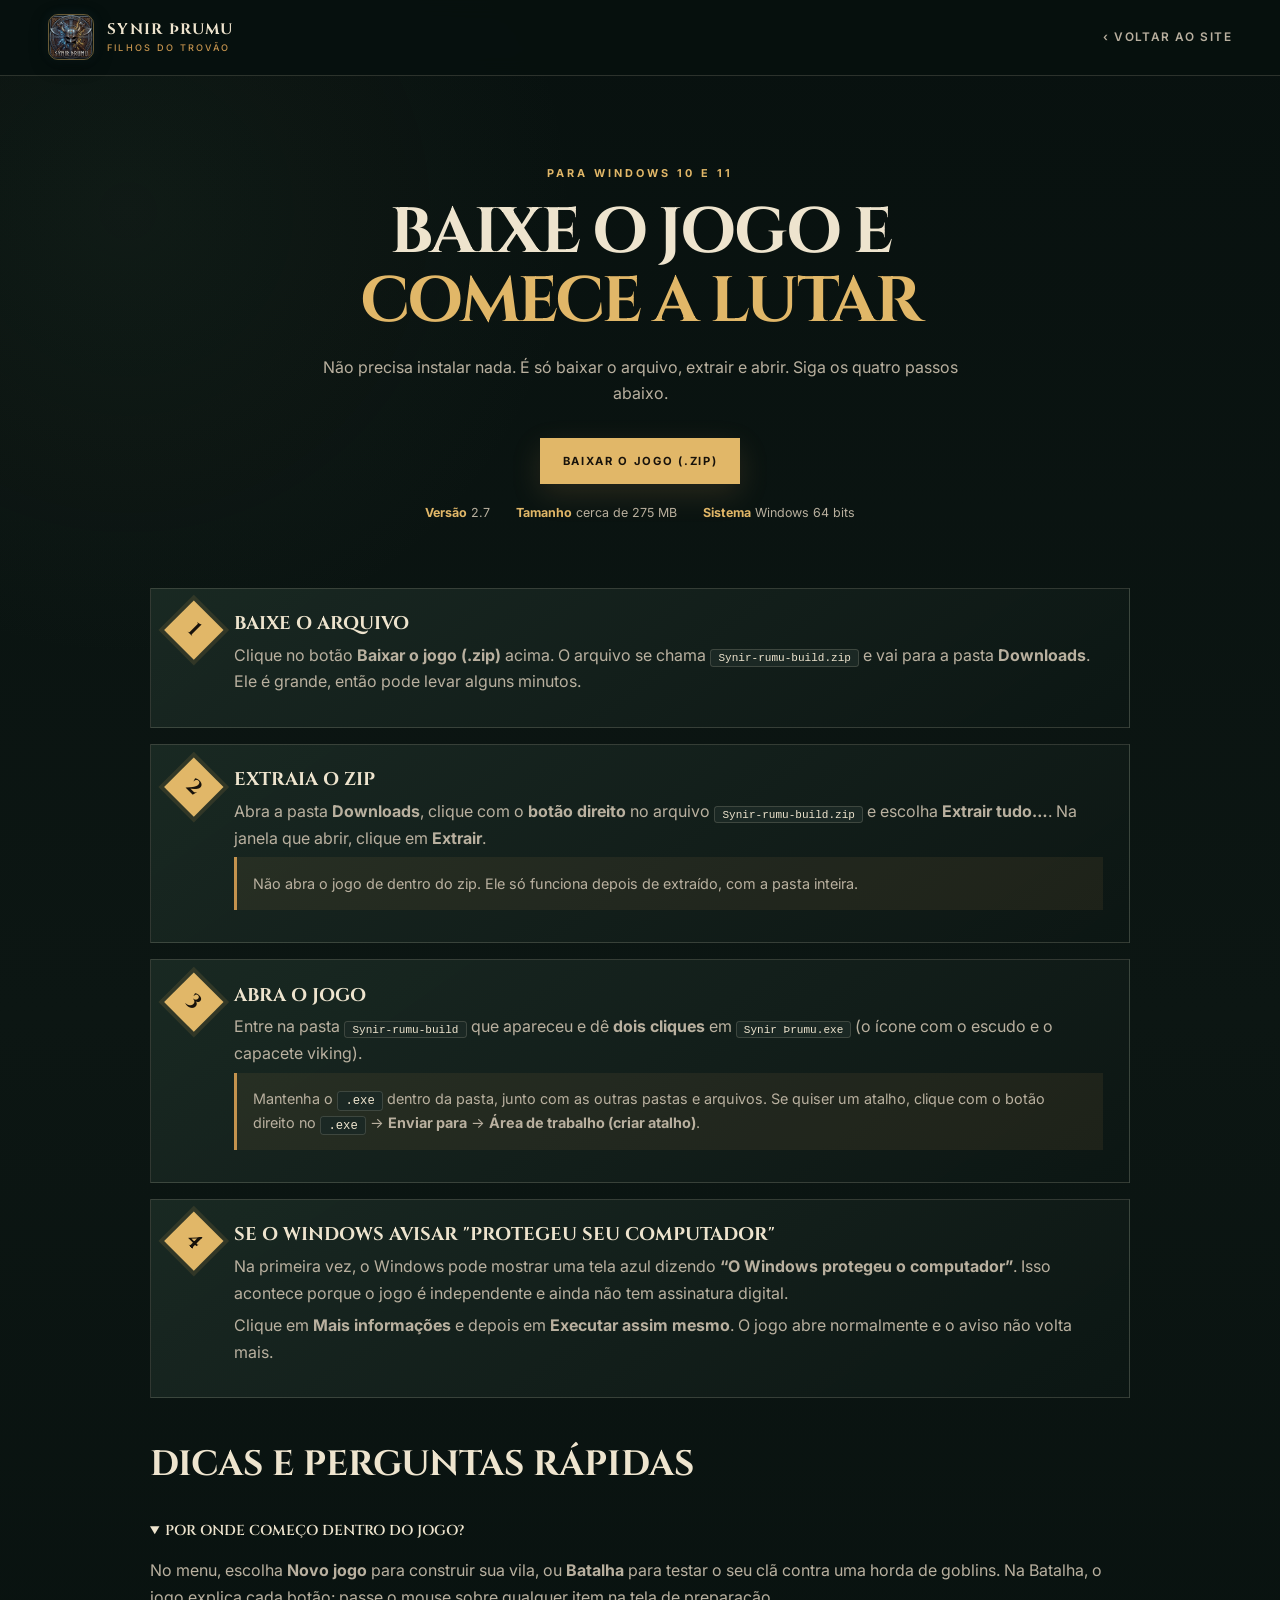
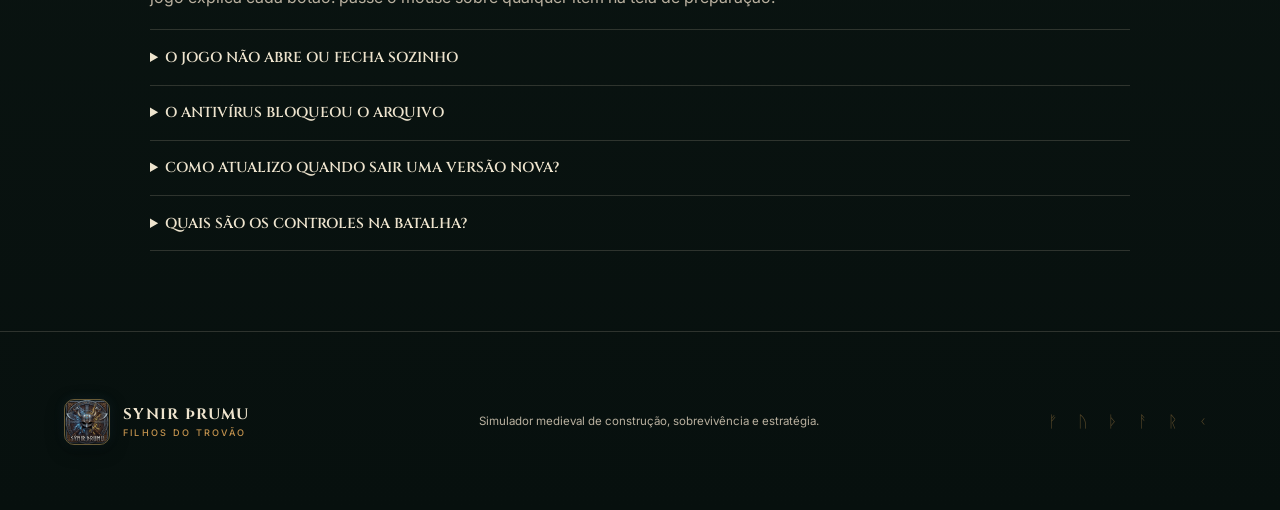
<file: baixar.html>
<!doctype html>
<html lang="pt-BR">
<head>
  <meta charset="utf-8">
  <meta name="viewport" content="width=device-width, initial-scale=1">
  <meta name="theme-color" content="#08110f">
  <meta name="description" content="Baixe Synir Þrumu para Windows e veja, passo a passo, como extrair o zip e abrir o jogo.">
  <title>Baixar Synir Þrumu — passo a passo</title>
  <link rel="icon" type="image/png" href="assets/synir-thrumu-icon.png">
  <link rel="stylesheet" href="css/style.css?v=20261111">
  <style>
    .dl-top { position: sticky; top: 0; z-index: 50; display: flex; align-items: center; justify-content: space-between; gap: 1rem; padding: .9rem clamp(1rem, 4vw, 3rem); background: rgba(7,16,14,.94); border-bottom: 1px solid var(--line); backdrop-filter: blur(10px); }
    .dl-top a.voltar { color: var(--bone-dim); font-size: .74rem; font-weight: 600; letter-spacing: .12em; text-transform: uppercase; }
    .dl-top a.voltar:hover { color: var(--bone); }
    .dl-hero { width: min(980px, calc(100% - 2.5rem)); margin: 0 auto; padding: clamp(3rem, 7vw, 6rem) 0 2rem; text-align: center; }
    .dl-hero h1 { max-width: none; margin: 0 auto 1rem; font-size: clamp(2.2rem, 5vw, 4.4rem); }
    .dl-hero p.lead { max-width: 640px; margin: 0 auto 2rem; color: var(--bone-dim); }
    .dl-meta { display: flex; flex-wrap: wrap; justify-content: center; gap: .6rem 1.6rem; margin-top: 1.2rem; color: var(--bone-dim); font-size: .78rem; }
    .dl-meta b { color: var(--gold-bright); }
    .dl-steps { width: min(980px, calc(100% - 2.5rem)); margin: 0 auto; padding: 2rem 0 1rem; list-style: none; counter-reset: passo; display: grid; gap: 1rem; }
    .dl-steps li { position: relative; padding: 1.6rem 1.6rem 1.6rem 5.2rem; counter-increment: passo; background: linear-gradient(145deg, rgba(26,42,36,.92), rgba(12,22,19,.96)); border: 1px solid var(--line); }
    .dl-steps li::before { content: counter(passo); position: absolute; left: 1.4rem; top: 1.3rem; display: grid; place-items: center; width: 2.6rem; height: 2.6rem; color: #17120b; background: var(--gold-bright); font: 700 1.3rem var(--serif); transform: rotate(45deg); }
    .dl-steps li::before { box-shadow: 0 0 0 4px rgba(196,147,78,.15); }
    .dl-steps h3 { margin: 0 0 .5rem; font-size: 1.15rem; text-transform: uppercase; }
    .dl-steps p { margin: .4rem 0; color: var(--bone-dim); }
    .dl-steps kbd, .dl-steps code { padding: .1rem .45rem; color: var(--bone); background: #1b2824; border: 1px solid var(--line); border-radius: 3px; font-size: .85em; }
    .dl-aviso { margin-top: .8rem; padding: .9rem 1rem; color: var(--bone); background: rgba(196,147,78,.09); border-left: 3px solid var(--gold); font-size: .9rem; }
    .dl-dicas { width: min(980px, calc(100% - 2.5rem)); margin: 0 auto; padding: 2rem 0 5rem; }
    .dl-dicas h2 { margin-bottom: 1.2rem; font-size: clamp(1.4rem, 3vw, 2.2rem); text-transform: uppercase; }
    .dl-dicas details { border-bottom: 1px solid var(--line); }
    .dl-dicas summary { padding: 1.1rem 0; cursor: pointer; font: 600 .9rem var(--serif); text-transform: uppercase; }
    .dl-dicas details p { margin: 0 0 1.2rem; color: var(--bone-dim); }
    @media (max-width: 600px) { .dl-steps li { padding: 1.4rem 1.2rem 1.4rem 4.4rem; } .dl-steps li::before { left: 1rem; } }
  </style>
</head>
<body>
  <header class="dl-top">
    <a class="brand" href="index.html" aria-label="Synir Þrumu — início">
      <img class="brand-shield" src="assets/synir-thrumu-icon.png" alt="" aria-hidden="true">
      <span><b>Synir Þrumu</b><small>filhos do trovão</small></span>
    </a>
    <a class="voltar" href="index.html">‹ Voltar ao site</a>
  </header>

  <main>
    <section class="dl-hero">
      <p class="eyebrow">Para Windows 10 e 11</p>
      <h1>Baixe o jogo e <em>comece a lutar</em></h1>
      <p class="lead">Não precisa instalar nada. É só baixar o arquivo, extrair e abrir. Siga os quatro passos abaixo.</p>
      <a class="button button-primary" href="https://github.com/Almend3616/synir-thrumu/releases/latest/download/Synir-rumu-build.zip" download><span>Baixar o jogo (.zip)</span></a>
      <div class="dl-meta">
        <span><b>Versão</b> 2.7</span>
        <span><b>Tamanho</b> cerca de 275 MB</span>
        <span><b>Sistema</b> Windows 64 bits</span>
      </div>
    </section>

    <ol class="dl-steps" aria-label="Passo a passo">
      <li>
        <h3>Baixe o arquivo</h3>
        <p>Clique no botão <b>Baixar o jogo (.zip)</b> acima. O arquivo se chama <code>Synir-rumu-build.zip</code> e vai para a pasta <b>Downloads</b>. Ele é grande, então pode levar alguns minutos.</p>
      </li>
      <li>
        <h3>Extraia o zip</h3>
        <p>Abra a pasta <b>Downloads</b>, clique com o <b>botão direito</b> no arquivo <code>Synir-rumu-build.zip</code> e escolha <b>Extrair tudo…</b>. Na janela que abrir, clique em <b>Extrair</b>.</p>
        <p class="dl-aviso">Não abra o jogo de dentro do zip. Ele só funciona depois de extraído, com a pasta inteira.</p>
      </li>
      <li>
        <h3>Abra o jogo</h3>
        <p>Entre na pasta <code>Synir-rumu-build</code> que apareceu e dê <b>dois cliques</b> em <code>Synir Þrumu.exe</code> (o ícone com o escudo e o capacete viking).</p>
        <p class="dl-aviso">Mantenha o <code>.exe</code> dentro da pasta, junto com as outras pastas e arquivos. Se quiser um atalho, clique com o botão direito no <code>.exe</code> → <b>Enviar para</b> → <b>Área de trabalho (criar atalho)</b>.</p>
      </li>
      <li>
        <h3>Se o Windows avisar "protegeu seu computador"</h3>
        <p>Na primeira vez, o Windows pode mostrar uma tela azul dizendo <b>“O Windows protegeu o computador”</b>. Isso acontece porque o jogo é independente e ainda não tem assinatura digital.</p>
        <p>Clique em <b>Mais informações</b> e depois em <b>Executar assim mesmo</b>. O jogo abre normalmente e o aviso não volta mais.</p>
      </li>
    </ol>

    <section class="dl-dicas">
      <h2>Dicas e perguntas rápidas</h2>
      <details open>
        <summary>Por onde começo dentro do jogo?</summary>
        <p>No menu, escolha <b>Novo jogo</b> para construir sua vila, ou <b>Batalha</b> para testar o seu clã contra uma horda de goblins. Na Batalha, o jogo explica cada botão: passe o mouse sobre qualquer item na tela de preparação.</p>
      </details>
      <details>
        <summary>O jogo não abre ou fecha sozinho</summary>
        <p>Confirme que você extraiu o zip (passo 2) e que está abrindo o <code>.exe</code> de dentro da pasta extraída. Tente também clicar com o botão direito no <code>.exe</code> → <b>Executar como administrador</b>. Atualizar o driver da placa de vídeo costuma resolver travamentos.</p>
      </details>
      <details>
        <summary>O antivírus bloqueou o arquivo</summary>
        <p>Alguns antivírus desconfiam de jogos novos e sem assinatura. Se isso acontecer, adicione a pasta <code>Synir-rumu-build</code> às exceções do antivírus, ou use o passo 4 acima para o Windows Defender.</p>
      </details>
      <details>
        <summary>Como atualizo quando sair uma versão nova?</summary>
        <p>Volte a esta página, baixe o zip novamente e extraia por cima, ou em outra pasta. O botão sempre entrega a versão mais recente.</p>
      </details>
      <details>
        <summary>Quais são os controles na Batalha?</summary>
        <p>Teclas <kbd>1</kbd> a <kbd>9</kbd> selecionam grupos, <kbd>M</kbd> move, <kbd>E</kbd> ataca, <kbd>T</kbd> mantém posição, <kbd>R</kbd> recua, <kbd>Espaço</kbd> pausa e <kbd>F1</kbd>/<kbd>F2</kbd>/<kbd>F3</kbd> mudam a velocidade. Arraste com o mouse para selecionar uma área no chão. A tecla de cada ação aparece escrita no botão.</p>
      </details>
    </section>
  </main>

  <footer class="footer"><a class="brand" href="index.html"><img class="brand-shield" src="assets/synir-thrumu-icon.png" alt="" aria-hidden="true"><span><b>Synir Þrumu</b><small>filhos do trovão</small></span></a><p>Simulador medieval de construção, sobrevivência e estratégia.</p><p class="footer-runes" aria-hidden="true">ᚠ ᚢ ᚦ ᚨ ᚱ ᚲ</p></footer>
</body>
</html>
</file>
<file: css/style.css>
@import url('https://fonts.googleapis.com/css2?family=Cinzel:wght@500;600;700;800&family=Inter:wght@400;500;600&display=swap');

:root {
  --ink: #07100e; --ink-soft: #0d1815; --panel: #101c18; --panel-2: #15241f;
  --bone: #eee4ce; --bone-dim: #b9b09f; --gold: #c4934e; --gold-bright: #e1b768;
  --ember: #a84f2d; --moss: #67785b; --line: rgba(238, 228, 206, .16);
  --shadow: 0 24px 80px rgba(0, 0, 0, .38);
  --serif: 'Cinzel', Georgia, 'Times New Roman', serif; --sans: 'Inter', 'Segoe UI', Arial, sans-serif;
}

* { box-sizing: border-box; }
html { scroll-behavior: smooth; background: var(--ink); }
body { margin: 0; color: var(--bone); background: radial-gradient(circle at 10% 10%, rgba(88,109,79,.09), transparent 28rem), linear-gradient(180deg,#08110f,#0c1613 48%,#07100e); font-family: var(--sans); line-height: 1.65; overflow-x: hidden; }
::selection { color: var(--ink); background: var(--gold-bright); }
img { display: block; max-width: 100%; } a { color: inherit; text-decoration: none; } button, input { font: inherit; } button { color: inherit; }
.skip-link { position: fixed; top: 1rem; left: 1rem; z-index: 1000; padding: .7rem 1rem; color: var(--ink); background: var(--bone); transform: translateY(-180%); }.skip-link:focus { transform: none; }
.sr-only { position: absolute; width: 1px; height: 1px; padding: 0; margin: -1px; overflow: hidden; clip: rect(0,0,0,0); white-space: nowrap; border: 0; }
.reading-progress { position: fixed; z-index: 1001; top: 0; left: 0; width: 100%; height: 2px; }.reading-progress span { display:block; width:0; height:100%; background:var(--gold-bright); box-shadow:0 0 12px var(--gold-bright); }

.topbar { position: fixed; z-index: 100; inset: 0 0 auto; height: 84px; display:flex; align-items:center; justify-content:space-between; padding:0 clamp(1rem,4vw,4.5rem); border-bottom:1px solid transparent; transition:background .25s,height .25s,border-color .25s; }
.topbar.scrolled { height:70px; background:rgba(7,16,14,.86); border-color:var(--line); backdrop-filter:blur(18px); }
.brand { display:inline-flex; align-items:center; gap:.8rem; min-width:max-content; }
.brand-shield { display:block; width:46px; height:46px; flex:0 0 46px; object-fit:cover; border:1px solid rgba(225,183,104,.45); border-radius:10px; box-shadow:0 5px 18px rgba(0,0,0,.38),0 0 12px rgba(84,171,220,.1); }
.brand b { display:block; color:var(--bone); font:700 .95rem/1 var(--serif); letter-spacing:.09em; text-transform:uppercase; }.brand small { display:block; margin-top:.38rem; color:var(--gold); font:500 .57rem/1 var(--sans); letter-spacing:.25em; text-transform:uppercase; }
.main-nav { display:flex; align-items:center; gap:clamp(1rem,2.3vw,2.4rem); }.main-nav a { position:relative; color:rgba(238,228,206,.75); font-size:.74rem; font-weight:600; letter-spacing:.12em; text-transform:uppercase; }.main-nav a:not(.nav-cta)::after { content:''; position:absolute; right:50%; bottom:-.55rem; left:50%; height:1px; background:var(--gold); transition:inset .2s; }.main-nav a:hover { color:var(--bone); }.main-nav a:hover::after { right:0; left:0; }.main-nav .nav-cta { padding:.7rem 1rem; color:var(--bone); border:1px solid rgba(196,147,78,.55); }
.menu-toggle { display:none; width:42px; height:42px; padding:10px; background:transparent; border:0; }.menu-toggle span { display:block; height:1px; margin:6px 0; background:var(--bone); }

.hero { position:relative; min-height:100svh; display:grid; align-items:center; padding:8rem clamp(1.25rem,7vw,8rem) 5rem; background:#0b1714 url('../assets/hero-village.png') center/cover no-repeat; isolation:isolate; }
.hero-shade { position:absolute; z-index:-1; inset:0; background:linear-gradient(90deg,rgba(4,10,9,.96) 0,rgba(4,10,9,.78) 34%,rgba(4,10,9,.25) 66%,rgba(4,10,9,.14)),linear-gradient(0deg,rgba(7,16,14,.86),transparent 34%); }
.hero-runes { position:absolute; right:-1rem; bottom:8rem; color:rgba(238,228,206,.17); font:600 clamp(.85rem,1.2vw,1.1rem) var(--serif); letter-spacing:.75em; transform:rotate(90deg) translateX(50%); transform-origin:right bottom; }
.hero-content { width:min(760px,64vw); }.eyebrow { margin:0 0 1rem; color:var(--gold-bright); font-size:.68rem; font-weight:700; letter-spacing:.28em; text-transform:uppercase; }
h1,h2,h3 { margin:0; font-family:var(--serif); line-height:1.08; } h1 { max-width:820px; font-size:clamp(2.8rem,6.1vw,6.6rem); letter-spacing:-.04em; text-transform:uppercase; text-wrap:balance; } h1 em,h2 em { color:var(--gold-bright); font-style:normal; }
.hero-copy { max-width:650px; margin:1.7rem 0 0; color:rgba(238,228,206,.78); font-size:clamp(1rem,1.35vw,1.18rem); }.hero-actions { display:flex; flex-wrap:wrap; gap:.8rem; margin-top:2.3rem; }
.button { position:relative; display:inline-flex; justify-content:center; min-width:190px; padding:.92rem 1.35rem; overflow:hidden; font:700 .7rem var(--sans); letter-spacing:.15em; text-transform:uppercase; transition:transform .2s,border-color .2s; }.button:hover { transform:translateY(-2px); }.button-primary { color:#17120b; background:var(--gold-bright); border:1px solid var(--gold-bright); box-shadow:0 10px 30px rgba(196,147,78,.16); }.button-primary::after { content:''; position:absolute; inset:0; background:linear-gradient(110deg,transparent 20%,rgba(255,255,255,.35),transparent 60%); transform:translateX(-130%); transition:transform .5s; }.button-primary:hover::after { transform:translateX(130%); }.button-ghost { border:1px solid rgba(238,228,206,.35); backdrop-filter:blur(8px); }
.hero-facts { display:flex; flex-wrap:wrap; gap:1rem 2.5rem; margin-top:3.8rem; color:rgba(238,228,206,.55); font-size:.67rem; letter-spacing:.12em; text-transform:uppercase; }.hero-facts span { display:flex; align-items:baseline; gap:.55rem; }.hero-facts b { color:var(--bone); font:600 1.15rem var(--serif); }
.scroll-cue { position:absolute; right:clamp(1.25rem,4vw,4rem); bottom:2.1rem; display:flex; align-items:center; gap:.8rem; color:rgba(238,228,206,.55); font-size:.63rem; letter-spacing:.14em; text-transform:uppercase; }.scroll-cue span { position:relative; width:1px; height:42px; background:rgba(238,228,206,.25); }.scroll-cue span::after { content:''; position:absolute; top:0; left:0; width:1px; height:14px; background:var(--gold-bright); animation:scrollLine 2s infinite; }
@keyframes scrollLine { 0% { transform:translateY(0); opacity:0; } 25% { opacity:1; } 100% { transform:translateY(28px); opacity:0; } }

.section { width:min(1320px,calc(100% - 2.5rem)); margin:0 auto; padding:clamp(5rem,9vw,9rem) 0; }.section-heading { display:grid; grid-template-columns:minmax(0,1fr) minmax(280px,.65fr); align-items:end; gap:3rem; margin-bottom:4rem; }.section-heading h2,.wiki-title h2,.battle-content h2,.closing-section h2 { font-size:clamp(2.1rem,4.5vw,4.8rem); letter-spacing:-.035em; text-transform:uppercase; text-wrap:balance; }.section-heading>p:last-child { margin:0; color:var(--bone-dim); }.section-heading.compact { grid-template-columns:1fr; }
.progression { display:grid; grid-template-columns:repeat(3,1fr); border-top:1px solid var(--line); border-bottom:1px solid var(--line); }.progression-card { position:relative; min-height:320px; padding:3rem 2.5rem; border-right:1px solid var(--line); background:linear-gradient(150deg,rgba(255,255,255,.025),transparent); transition:background .25s,transform .25s; }.progression-card:last-child { border-right:0; }.progression-card:hover { background:rgba(196,147,78,.07); transform:translateY(-5px); }.chapter-number { position:absolute; top:1rem; right:1.5rem; color:rgba(238,228,206,.16); font:500 3rem var(--serif); }.line-icon { display:grid; place-items:center; width:58px; height:58px; margin-bottom:3.6rem; color:var(--gold-bright); border:1px solid rgba(196,147,78,.35); transform:rotate(45deg); font-size:1.2rem; }.progression-card p,.card-kicker { margin:0 0 .5rem; color:var(--gold); font-size:.62rem; font-weight:700; letter-spacing:.2em; text-transform:uppercase; }.progression-card h3 { font-size:clamp(1.4rem,2.2vw,2.1rem); text-transform:uppercase; }.progression-card>span:last-child { display:block; max-width:260px; margin-top:1rem; color:var(--bone-dim); font-size:.88rem; }

.feature-band { display:grid; grid-template-columns:repeat(3,1fr); max-width:1800px; margin:0 auto; background:#0b1512; border-block:1px solid var(--line); }.feature { min-height:560px; display:flex; flex-direction:column; justify-content:space-between; padding:clamp(2rem,4vw,4.5rem); background-size:cover; background-position:center; border-right:1px solid var(--line); isolation:isolate; }.feature:last-child { border-right:0; }.feature::before { content:''; position:absolute; z-index:-1; inset:0; background:linear-gradient(180deg,rgba(7,16,14,.22),rgba(7,16,14,.97)); }.feature-time { position:relative; background-image:linear-gradient(135deg,#41514f,#1b2825); }.feature-people { position:relative; background-image:linear-gradient(135deg,#504235,#201b17); }.feature-craft { position:relative; background-image:linear-gradient(135deg,#3c4935,#171e15); }.feature-index { color:rgba(238,228,206,.32); font:500 1rem var(--serif); }.feature h3 { max-width:420px; font-size:clamp(1.7rem,2.6vw,2.8rem); text-transform:uppercase; }.feature p:last-child { max-width:430px; margin:1.2rem 0 0; color:var(--bone-dim); font-size:.9rem; }

.wiki-section { width:min(1480px,calc(100% - 2.5rem)); }.wiki-title { display:flex; align-items:end; justify-content:space-between; gap:2rem; margin-bottom:3.5rem; }.wiki-search { position:relative; display:block; width:min(440px,100%); }.wiki-search input { width:100%; padding:1rem 3.2rem 1rem 1.1rem; color:var(--bone); background:rgba(255,255,255,.035); border:1px solid var(--line); outline:none; }.wiki-search input:focus { border-color:var(--gold); box-shadow:0 0 0 3px rgba(196,147,78,.08); }.wiki-search input::placeholder { color:rgba(238,228,206,.42); }.wiki-search kbd { position:absolute; right:.8rem; top:50%; transform:translateY(-50%); padding:.16rem .45rem; color:var(--bone-dim); background:#1b2824; border:1px solid var(--line); border-radius:3px; font-size:.7rem; }
.wiki-layout { display:grid; grid-template-columns:230px minmax(0,1fr); gap:2.5rem; align-items:start; }.wiki-nav { position:sticky; top:95px; padding:1rem; background:rgba(14,25,21,.72); border:1px solid var(--line); backdrop-filter:blur(14px); }.wiki-nav>p { margin:.25rem .7rem 1rem; color:var(--bone-dim); font-size:.62rem; font-weight:700; letter-spacing:.22em; text-transform:uppercase; }.wiki-nav button { display:flex; align-items:center; gap:.8rem; width:100%; padding:.75rem .7rem; color:var(--bone-dim); background:transparent; border:0; border-bottom:1px solid rgba(238,228,206,.07); text-align:left; cursor:pointer; }.wiki-nav button span { width:24px; color:var(--gold); font-family:var(--serif); }.wiki-nav button:hover,.wiki-nav button.active { color:var(--bone); background:rgba(196,147,78,.09); }.wiki-nav small { display:block; margin:1rem .7rem .4rem; color:rgba(238,228,206,.45); line-height:1.5; }.wiki-nav small b { display:inline-grid; place-items:center; width:22px; height:22px; margin-right:.3rem; color:var(--ink); background:var(--gold-bright); }
.wiki-content { display:grid; grid-template-columns:repeat(2,minmax(0,1fr)); gap:1rem; }.wiki-card { position:relative; min-height:360px; padding:clamp(1.5rem,3vw,2.5rem); overflow:hidden; background:linear-gradient(145deg,rgba(26,42,36,.92),rgba(12,22,19,.96)); border:1px solid var(--line); box-shadow:var(--shadow); }.wiki-card::after { content:''; position:absolute; right:-60px; bottom:-80px; width:180px; height:180px; border:1px solid rgba(196,147,78,.08); transform:rotate(45deg); }.wiki-card-wide { grid-column:span 2; }.wiki-card[hidden] { display:none; }.card-rune { position:absolute; top:1.2rem; right:1.5rem; color:rgba(196,147,78,.2); font:700 3.3rem var(--serif); }.wiki-card h3 { max-width:80%; font-size:clamp(1.25rem,2vw,1.9rem); text-transform:uppercase; }.wiki-card>p:not(.card-kicker) { color:var(--bone-dim); }.wiki-card ul { padding-left:1.1rem; color:var(--bone-dim); font-size:.86rem; }.wiki-card li { margin:.5rem 0; }.wiki-card li::marker { color:var(--gold); }
.season-wheel { display:grid; grid-template-columns:repeat(2,1fr); gap:.5rem; margin-top:1.5rem; }.season-wheel span { padding:.7rem; color:var(--bone); background:rgba(255,255,255,.035); border-left:2px solid var(--moss); font:600 .68rem var(--serif); letter-spacing:.06em; text-transform:uppercase; }.season-wheel small { display:block; margin-top:.25rem; color:var(--bone-dim); font:400 .62rem var(--sans); }.season-wheel .summer { border-color:#bd9b43; }.season-wheel .autumn { border-color:#9d5c35; }.season-wheel .winter { border-color:#6e8d91; }
.process-flow { display:flex; align-items:stretch; gap:.4rem; margin:2rem 0; }.process-flow span { flex:1; padding:.8rem .55rem; background:rgba(255,255,255,.035); border-top:1px solid rgba(196,147,78,.35); text-align:center; font-size:.7rem; text-transform:uppercase; }.process-flow b { display:block; color:var(--gold); font:500 .58rem var(--serif); }.process-flow i { align-self:center; color:var(--gold); font-style:normal; }.chains { display:grid; grid-template-columns:repeat(3,1fr); gap:.75rem; }.chains div,.tactic-grid span { padding:1rem; background:rgba(7,16,14,.55); border:1px solid rgba(238,228,206,.09); }.chains b,.chains span { display:block; }.chains b { color:var(--gold-bright); font:600 .72rem var(--serif); text-transform:uppercase; }.chains span { margin-top:.35rem; color:var(--bone-dim); font-size:.72rem; }.diet-list,.tactic-grid { display:grid; gap:.55rem; margin-top:1.4rem; }.diet-list span { display:block; padding:.65rem 0; color:var(--bone-dim); border-bottom:1px solid var(--line); font-size:.8rem; }.diet-list b { display:block; color:var(--bone); }.tactic-grid { grid-template-columns:repeat(3,1fr); }.tactic-grid span { color:var(--bone-dim); font-size:.76rem; }.tactic-grid b { display:block; margin-bottom:.35rem; color:var(--gold-bright); font-family:var(--serif); text-transform:uppercase; }.wiki-empty { grid-column:1/-1; padding:4rem; color:var(--bone-dim); border:1px dashed var(--line); text-align:center; }

.battle-section { position:relative; min-height:780px; display:grid; grid-template-columns:1.4fr 1fr; align-items:stretch; background:#090f0d; border-block:1px solid var(--line); overflow:hidden; }.battle-art { min-height:680px; background:linear-gradient(90deg,transparent 65%,#090f0d),url('../assets/battle-goblins.png') center/cover no-repeat; }.battle-content { align-self:center; max-width:640px; padding:clamp(3rem,6vw,7rem) clamp(1.5rem,6vw,7rem) clamp(3rem,6vw,7rem) 1rem; }.battle-content>p:not(.eyebrow) { margin:1.5rem 0; color:var(--bone-dim); }.battle-orders { display:grid; grid-template-columns:repeat(3,1fr); margin-top:2.5rem; border-block:1px solid var(--line); }.battle-orders span { padding:1rem .5rem; color:var(--gold); font:500 .65rem var(--serif); border-right:1px solid var(--line); }.battle-orders span:last-child { border-right:0; }.battle-orders b { display:block; margin-top:.25rem; color:var(--bone); text-transform:uppercase; }

.gallery-section { padding-bottom:6rem; }.arsenal { position:relative; margin:0; overflow:hidden; border:1px solid var(--line); box-shadow:var(--shadow); }.arsenal img { width:100%; aspect-ratio:16/7; object-fit:cover; transition:transform .7s; }.arsenal:hover img { transform:scale(1.025); }.arsenal::after { content:''; position:absolute; inset:0; pointer-events:none; background:linear-gradient(90deg,transparent 45%,rgba(7,16,14,.2)),linear-gradient(0deg,rgba(7,16,14,.9),transparent 45%); }.arsenal figcaption { position:absolute; z-index:1; right:clamp(1.5rem,5vw,5rem); bottom:clamp(1.5rem,4vw,4rem); max-width:480px; text-align:right; }.arsenal figcaption>span { color:var(--gold-bright); font-size:.65rem; font-weight:700; letter-spacing:.25em; text-transform:uppercase; }.arsenal h3 { margin-top:.5rem; font-size:clamp(1.5rem,3vw,3rem); text-transform:uppercase; }.arsenal p { margin:.7rem 0 0; color:var(--bone-dim); }
.faq-section { display:grid; grid-template-columns:.7fr 1fr; gap:4rem; align-items:start; border-top:1px solid var(--line); }.faq-section .section-heading { margin:0; }.faq-list { border-top:1px solid var(--line); }.faq-list details { border-bottom:1px solid var(--line); }.faq-list summary { display:flex; justify-content:space-between; gap:1rem; padding:1.35rem 0; cursor:pointer; list-style:none; font:600 .85rem var(--serif); text-transform:uppercase; }.faq-list summary::-webkit-details-marker { display:none; }.faq-list summary span { color:var(--gold); font-size:1.25rem; transition:transform .2s; }.faq-list details[open] summary span { transform:rotate(45deg); }.faq-list details p { margin:0; padding:0 2.5rem 1.5rem 0; color:var(--bone-dim); }
.closing-section { position:relative; display:grid; place-items:center; min-height:650px; padding:6rem 1.5rem; overflow:hidden; background:radial-gradient(circle at 50% 45%,rgba(117,76,38,.35),transparent 23rem),linear-gradient(#101a17,#07100e); text-align:center; }.closing-rune { position:absolute; color:rgba(196,147,78,.055); font:700 32rem var(--serif); line-height:1; }.closing-section>*:not(.closing-rune) { z-index:1; }.closing-section .button { margin-top:2.2rem; }.footer { min-height:180px; display:flex; align-items:center; justify-content:space-between; gap:2rem; padding:2rem clamp(1.25rem,5vw,5rem); border-top:1px solid var(--line); color:var(--bone-dim); font-size:.72rem; }.footer-runes { color:rgba(196,147,78,.4); font:500 1rem var(--serif); letter-spacing:.5em; }
.reveal { opacity:0; transform:translateY(22px); transition:opacity .75s ease,transform .75s ease; }.reveal.visible { opacity:1; transform:none; }

@media(max-width:1050px){.hero-content{width:min(760px,82vw)}.feature-band{grid-template-columns:1fr}.feature{min-height:420px;border-right:0;border-bottom:1px solid var(--line)}.battle-section{grid-template-columns:1fr}.battle-art{min-height:520px;background-image:linear-gradient(0deg,#090f0d,transparent 45%),url('../assets/battle-goblins.png')}.battle-content{margin:-5rem auto 0;padding:2rem 1.5rem 5rem;z-index:1}.faq-section{grid-template-columns:1fr}}
@media(max-width:820px){.topbar{height:70px}.menu-toggle{display:block}.main-nav{position:absolute;top:70px;right:0;left:0;display:grid;gap:0;padding:1rem;background:rgba(7,16,14,.97);border-bottom:1px solid var(--line);transform:translateY(-130%);opacity:0;transition:transform .25s,opacity .25s}.main-nav.open{transform:none;opacity:1}.main-nav a{padding:1rem;border-bottom:1px solid var(--line)}.main-nav .nav-cta{margin-top:.5rem;text-align:center}.hero{background-position:62% center}.hero-shade{background:linear-gradient(90deg,rgba(4,10,9,.95),rgba(4,10,9,.58)),linear-gradient(0deg,rgba(7,16,14,.87),transparent)}.hero-content{width:100%}.hero-runes,.scroll-cue{display:none}.section-heading{grid-template-columns:1fr;gap:1.25rem}.progression{grid-template-columns:1fr}.progression-card{min-height:250px;border-right:0;border-bottom:1px solid var(--line)}.line-icon{margin-bottom:2rem}.wiki-title{align-items:stretch;flex-direction:column}.wiki-search{width:100%}.wiki-layout{grid-template-columns:1fr}.wiki-nav{position:static;display:flex;gap:.4rem;overflow-x:auto}.wiki-nav>p,.wiki-nav small{display:none}.wiki-nav button{flex:0 0 auto;width:auto;border:1px solid var(--line)}.wiki-content{grid-template-columns:1fr}.wiki-card-wide{grid-column:auto}.process-flow{display:grid;grid-template-columns:repeat(5,1fr)}.process-flow i{display:none}.chains,.tactic-grid{grid-template-columns:1fr}.arsenal img{min-height:520px;aspect-ratio:auto}.arsenal figcaption{right:1.25rem;left:1.25rem;text-align:left}.footer{align-items:flex-start;flex-direction:column}.footer-runes{display:none}}
@media(max-width:520px){.hero{padding-top:7rem}.hero-facts{gap:.8rem 1.4rem}.hero-actions .button{width:100%}.section,.wiki-section{width:min(100% - 1.5rem,1320px)}.wiki-card{min-height:0}.process-flow{grid-template-columns:1fr}.process-flow span{text-align:left}.season-wheel{grid-template-columns:1fr}.battle-art{min-height:400px}.battle-orders{grid-template-columns:1fr}.battle-orders span{border-right:0;border-bottom:1px solid var(--line)}}
@media(prefers-reduced-motion:reduce){*,*::before,*::after{scroll-behavior:auto!important;animation-duration:.01ms!important;animation-iteration-count:1!important;transition-duration:.01ms!important}.reveal{opacity:1;transform:none}}

.war-table{max-width:100%;margin:1.2rem 0;overflow-x:auto;border:1px solid var(--line);-webkit-overflow-scrolling:touch}.war-table table{width:100%;min-width:460px;border-collapse:collapse;font-size:.78rem;line-height:1.4}.war-table th,.war-table td{padding:.58rem .7rem;text-align:left;vertical-align:top;border-bottom:1px solid var(--line)}.war-table thead th{color:var(--gold-bright);background:rgba(255,255,255,.035);font-size:.62rem;letter-spacing:.1em;text-transform:uppercase;white-space:nowrap}.war-table tbody th{color:var(--bone);font-weight:600;white-space:nowrap}.war-table td{color:var(--bone-dim)}.war-table td b{color:var(--bone)}.war-table tbody tr:last-child>*{border-bottom:0}.battle-wiki-link{margin-top:1.5rem}
</file>
